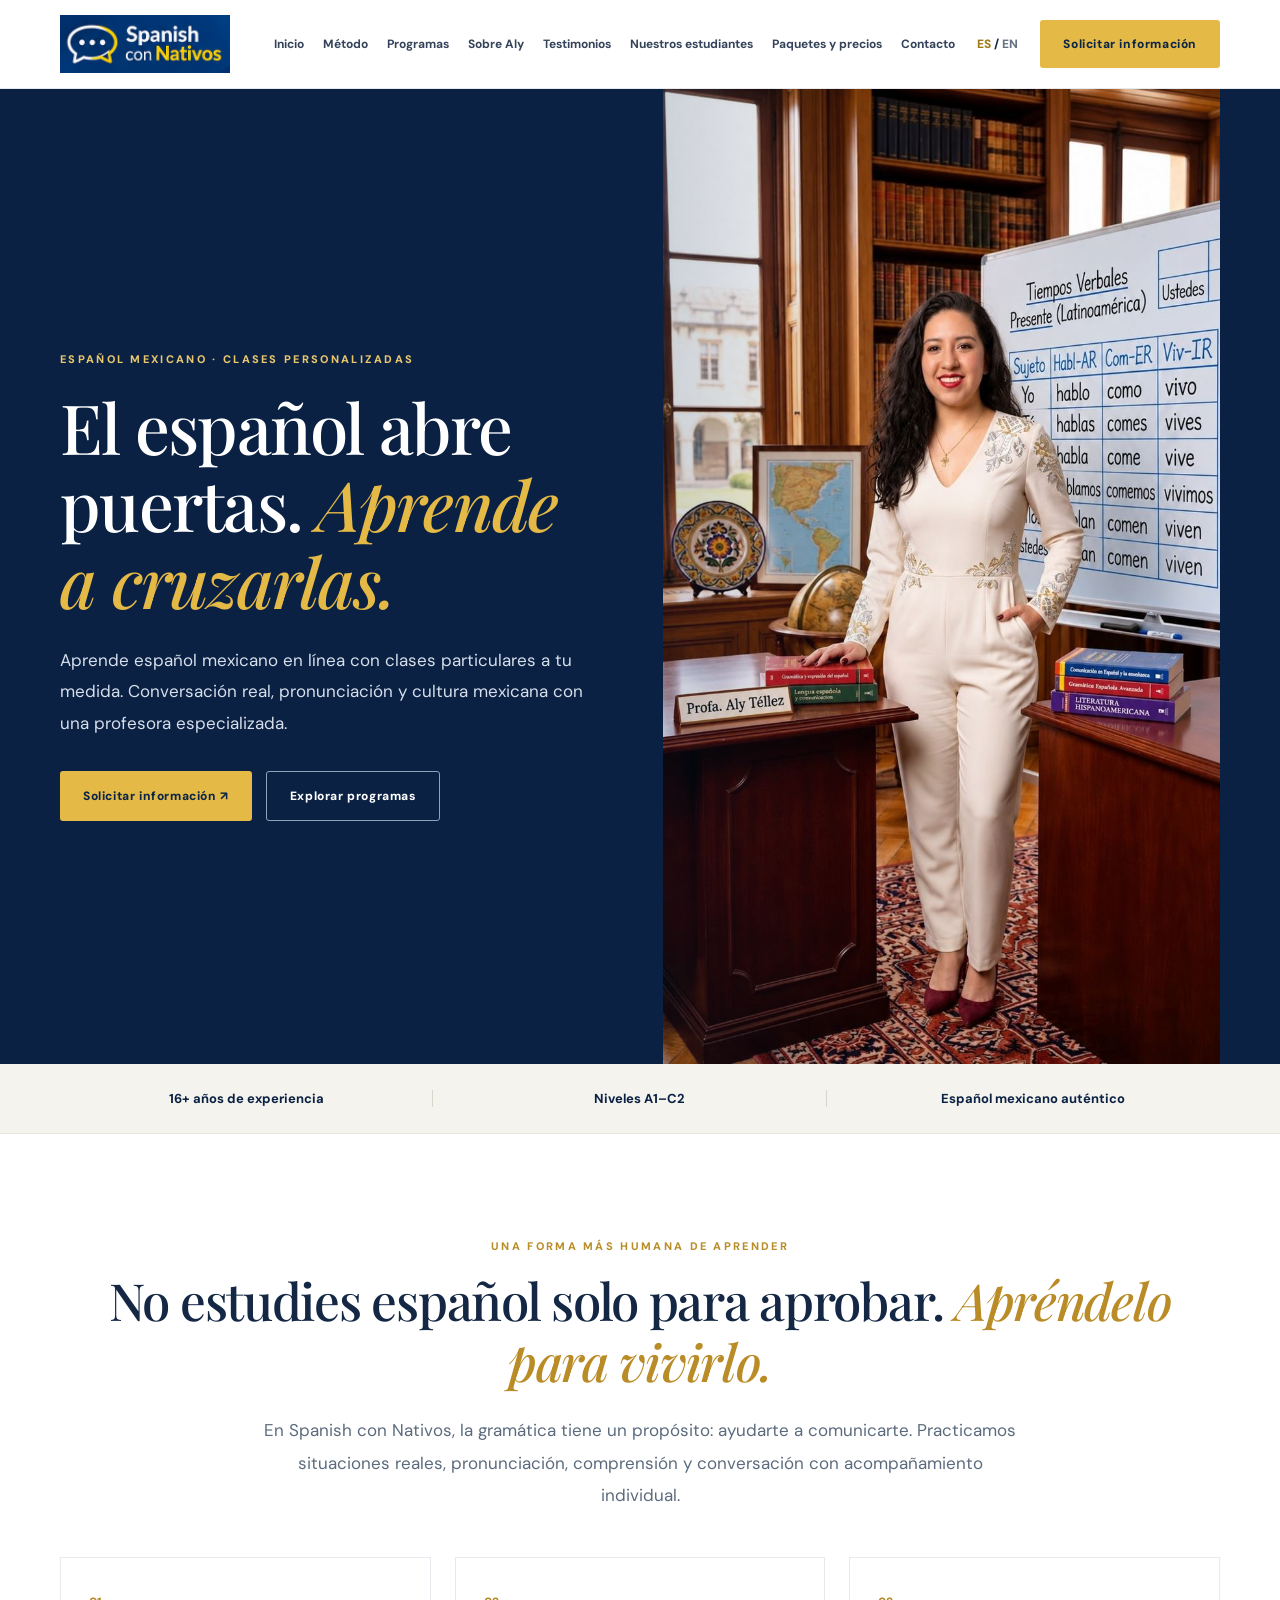
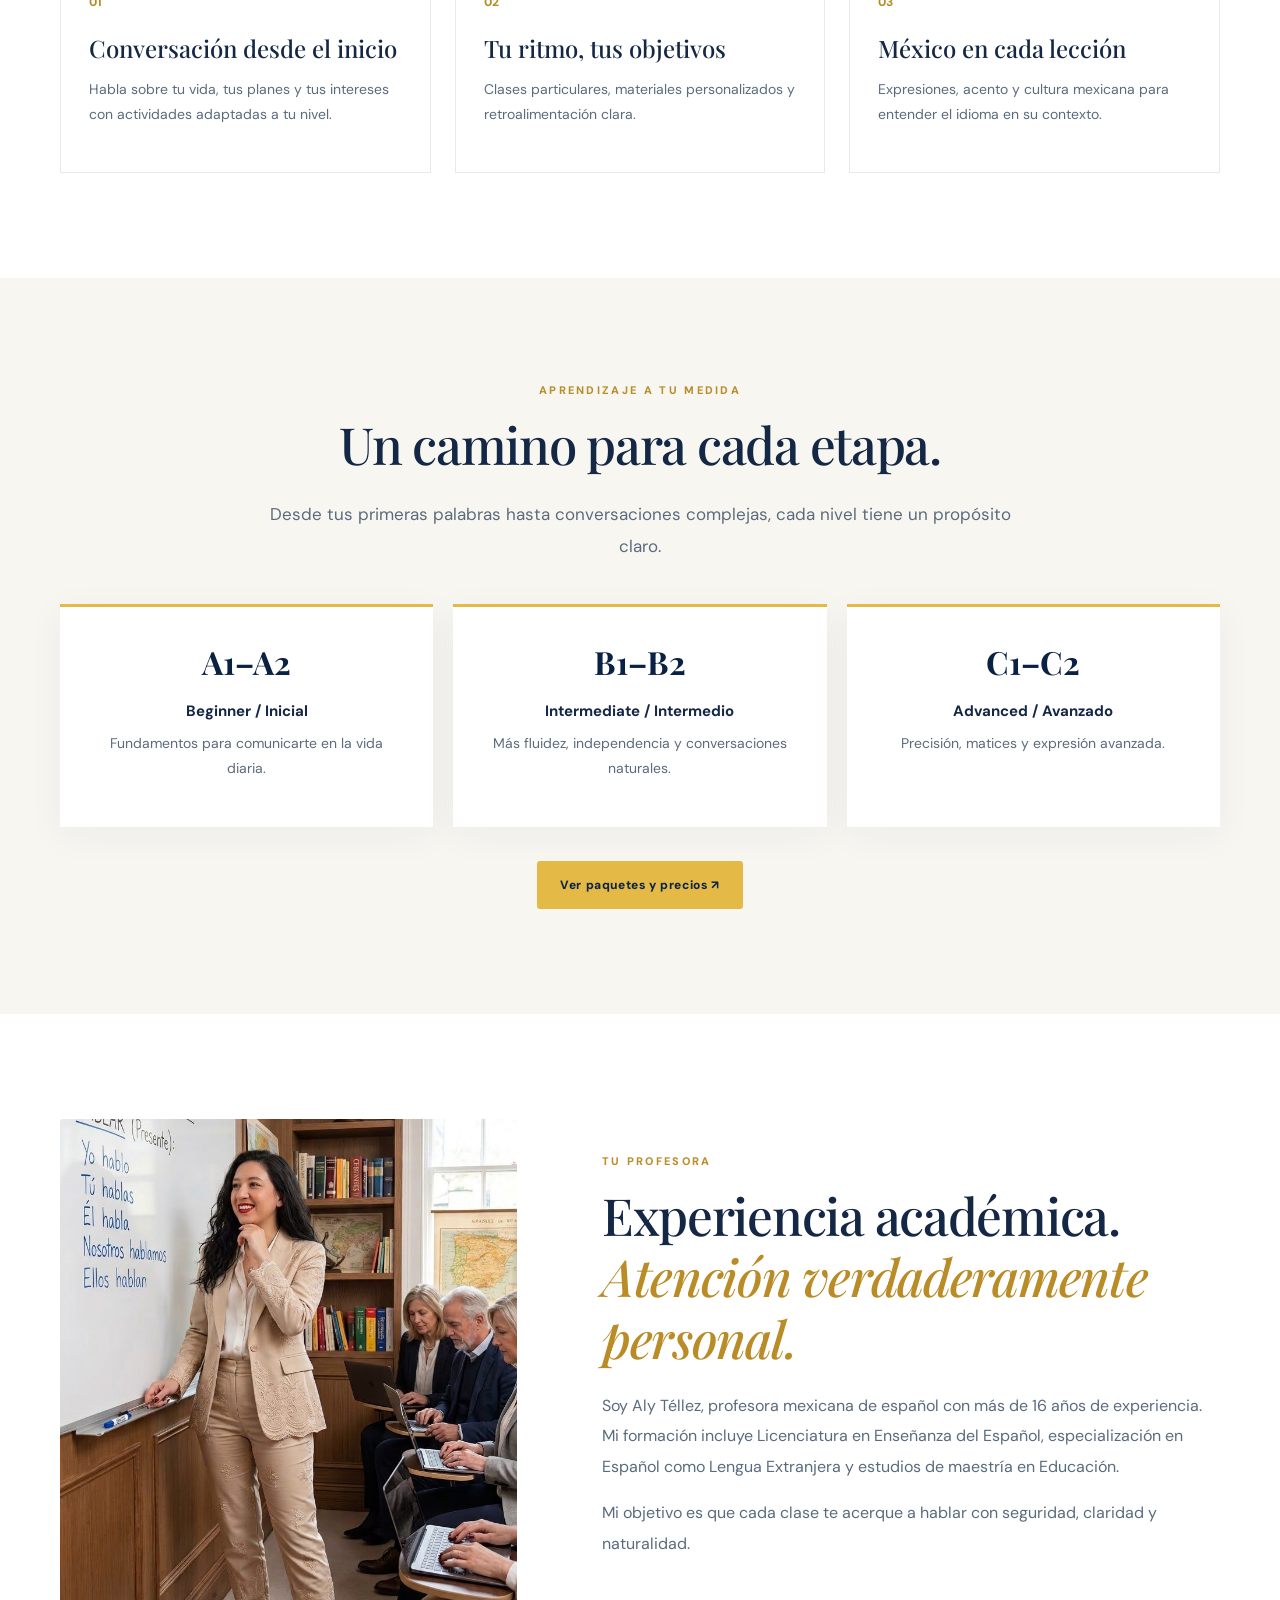
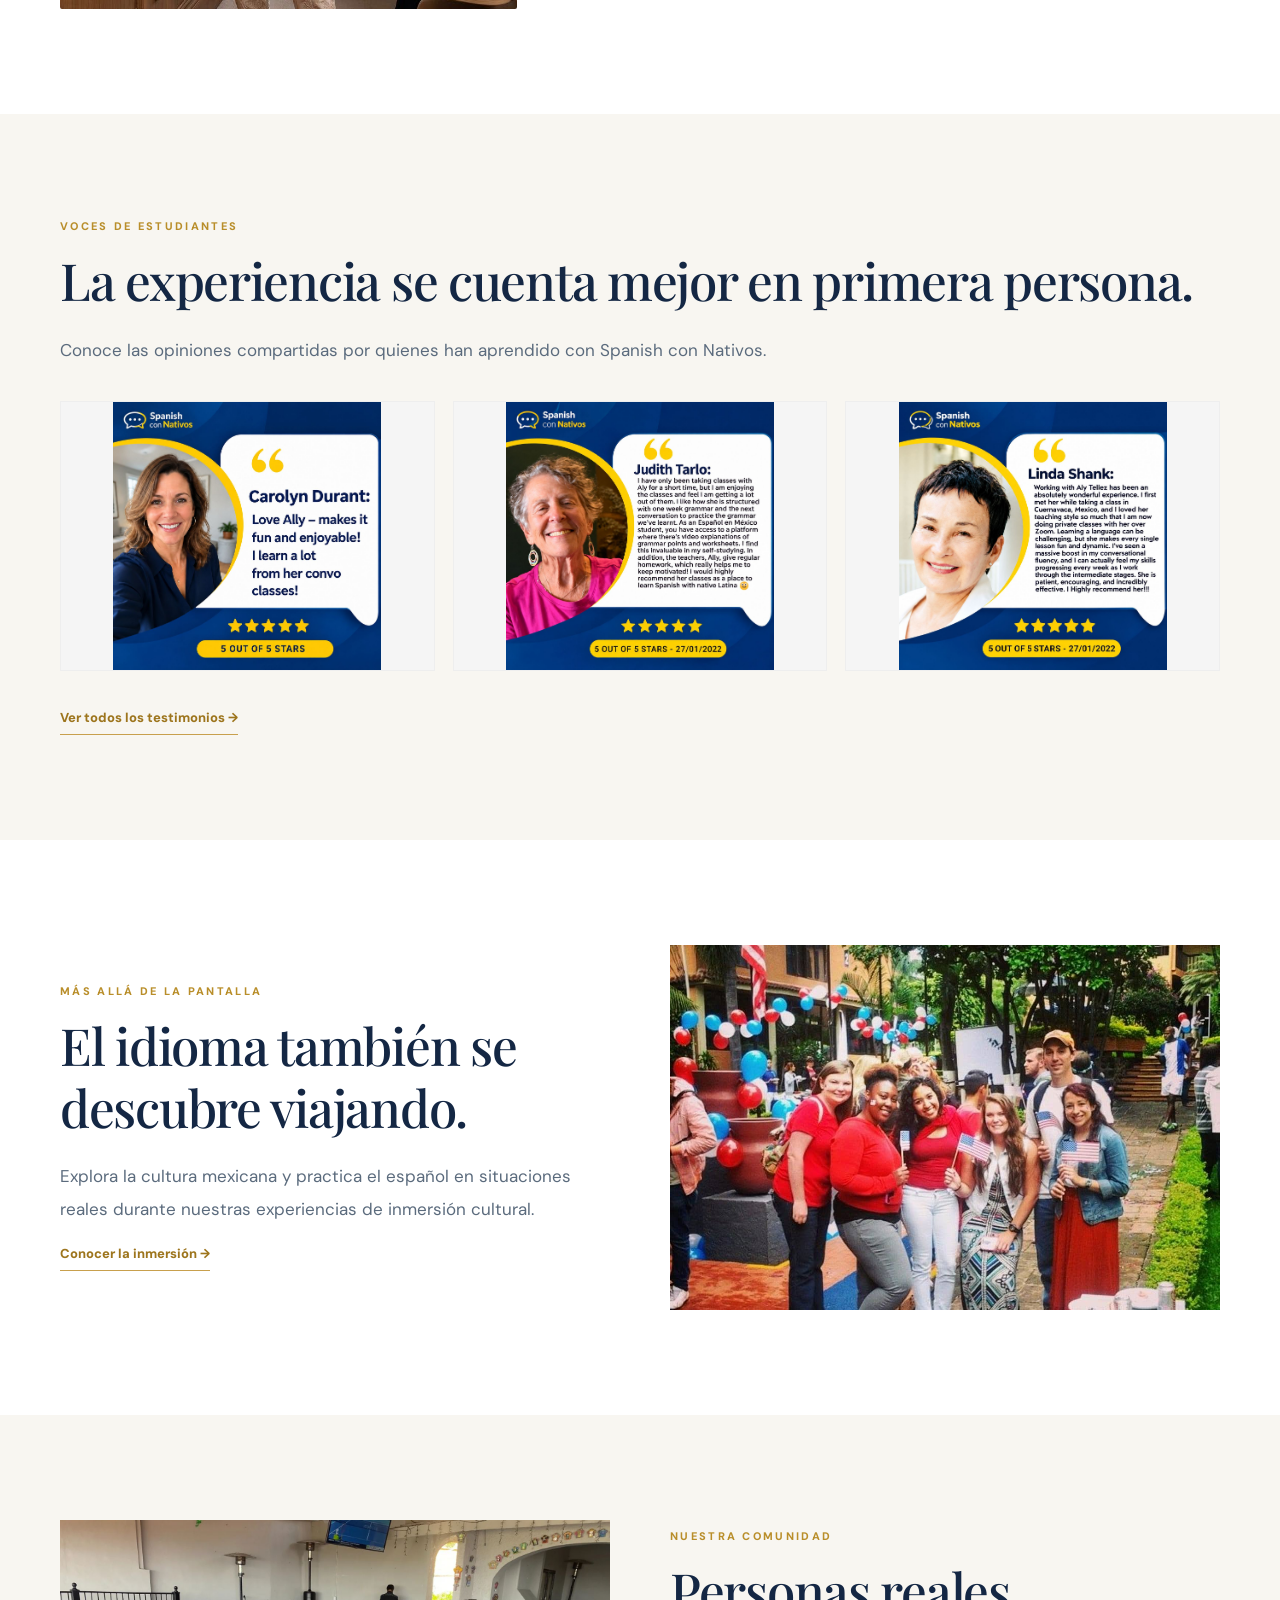
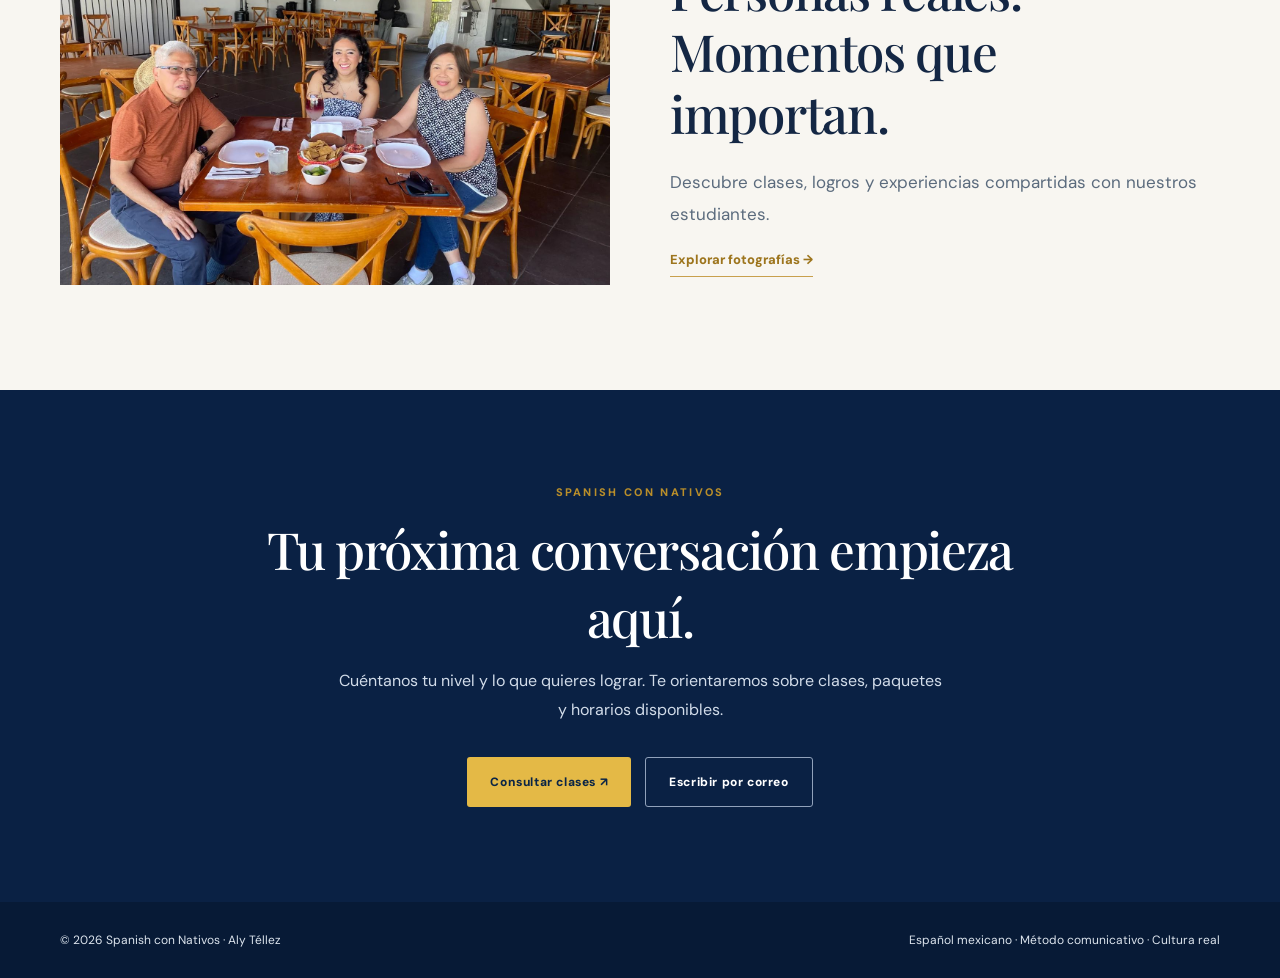
<file: index.html>
<!doctype html><html lang="es"><head><meta charset="utf-8"><meta name="viewport" content="width=device-width, initial-scale=1"><meta name="description" content="Aprende español mexicano en línea con clases particulares personalizadas, conversación real y cultura mexicana. Niveles A1–C2 con Spanish con Nativos."><title>Clases de español mexicano en línea | Spanish con Nativos</title>
<link rel="alternate" hreflang="es" href="https://spanishconnativos.github.io/">
<link rel="alternate" hreflang="en" href="https://spanishconnativos.github.io/index-en.html">
<link rel="canonical" href="https://spanishconnativos.github.io/"><meta property="og:type" content="website"><meta property="og:locale" content="es_MX"><meta property="og:title" content="Clases de español mexicano en línea | Spanish con Nativos"><meta property="og:description" content="Clases particulares de español mexicano, conversación real y cultura mexicana. Aprende a tu ritmo con una profesora especializada."><meta property="og:url" content="https://spanishconnativos.github.io/"><link rel="stylesheet" href="premium.css"></head><body><nav class="site-nav"><div class="wrap nav-content"><a class="logo" href="index.html" aria-label="Spanish con Nativos"><img src="assets/logo-spanish-con-nativos.png" alt="Spanish con Nativos"></a><button class="menu-toggle" aria-expanded="false" aria-controls="site-links" onclick="let e=document.getElementById('site-links');let x=e.classList.toggle('open');this.setAttribute('aria-expanded',x)">☰ Menu</button><div class="nav-items" id="site-links"><a href="index.html">Inicio</a><a href="index.html#metodo">Método</a><a href="index.html#programas">Programas</a><a href="index.html#aly">Sobre Aly</a><a href="testimonios.html">Testimonios</a><a href="estudiantes.html">Nuestros estudiantes</a><a href="paquetes.html">Paquetes y precios</a><a href="index.html#contacto">Contacto</a></div><div class="lang"><a href="index.html" aria-current="page">ES</a> / <a href="index-en.html" >EN</a></div><a class="nav-cta" href="https://wa.me/527774502398" target="_blank" rel="noopener">Solicitar información</a></div></nav><main><header class="hero" id="inicio"><div class="wrap hero-grid"><div class="hero-content"><div class="eyebrow">ESPAÑOL MEXICANO · CLASES PERSONALIZADAS</div><h1>El español abre puertas. <em>Aprende a cruzarlas.</em></h1><p>Aprende español mexicano en línea con clases particulares a tu medida. Conversación real, pronunciación y cultura mexicana con una profesora especializada.</p><div class="hero-actions"><a class="button" href="https://wa.me/527774502398" target="_blank" rel="noopener">Solicitar información ↗</a><a class="button button-outline" href="#programas">Explorar programas</a></div></div><div class="hero-image"><img src="assets/aly-classroom-1.jpg" alt="Aly Téllez, profesora mexicana de español en línea" fetchpriority="high"></div></div></header><div class="proof"><div class="wrap proof-grid"><div>16+ años de experiencia</div><div>Niveles A1–C2</div><div>Español mexicano auténtico</div></div></div><section class="section" id="metodo"><div class="wrap"><div class="center"><div class="eyebrow">UNA FORMA MÁS HUMANA DE APRENDER</div><h2>No estudies español solo para aprobar. <em>Apréndelo para vivirlo.</em></h2><p class="section-lead">En Spanish con Nativos, la gramática tiene un propósito: ayudarte a comunicarte. Practicamos situaciones reales, pronunciación, comprensión y conversación con acompañamiento individual.</p></div><div class="features"><article class="feature"><span class="feature-num">01</span><h3>Conversación desde el inicio</h3><p>Habla sobre tu vida, tus planes y tus intereses con actividades adaptadas a tu nivel.</p></article><article class="feature"><span class="feature-num">02</span><h3>Tu ritmo, tus objetivos</h3><p>Clases particulares, materiales personalizados y retroalimentación clara.</p></article><article class="feature"><span class="feature-num">03</span><h3>México en cada lección</h3><p>Expresiones, acento y cultura mexicana para entender el idioma en su contexto.</p></article></div></div></section><section class="section cream" id="programas"><div class="wrap center"><div class="eyebrow">APRENDIZAJE A TU MEDIDA</div><h2>Un camino para cada etapa.</h2><p class="section-lead">Desde tus primeras palabras hasta conversaciones complejas, cada nivel tiene un propósito claro.</p><div class="levels"><article class="level"><strong>A1–A2</strong><h3>Beginner / Inicial</h3><p>Fundamentos para comunicarte en la vida diaria.</p></article><article class="level"><strong>B1–B2</strong><h3>Intermediate / Intermedio</h3><p>Más fluidez, independencia y conversaciones naturales.</p></article><article class="level"><strong>C1–C2</strong><h3>Advanced / Avanzado</h3><p>Precisión, matices y expresión avanzada.</p></article></div><a class="button" href="paquetes.html">Ver paquetes y precios ↗</a></div></section><section class="section" id="aly"><div class="wrap teacher"><img src="assets/aly-academic-expertise.jpeg" alt="Aly Téllez, profesora de español mexicano con experiencia académica" loading="lazy"><div><div class="eyebrow">TU PROFESORA</div><h2>Experiencia académica. <em>Atención verdaderamente personal.</em></h2><p class="section-lead">Soy Aly Téllez, profesora mexicana de español con más de 16 años de experiencia. Mi formación incluye Licenciatura en Enseñanza del Español, especialización en Español como Lengua Extranjera y estudios de maestría en Educación.</p><p class="section-lead">Mi objetivo es que cada clase te acerque a hablar con seguridad, claridad y naturalidad.</p></div></div></section><section class="section cream"><div class="wrap"><div class="eyebrow">VOCES DE ESTUDIANTES</div><h2>La experiencia se cuenta mejor en primera persona.</h2><p class="section-lead">Conoce las opiniones compartidas por quienes han aprendido con Spanish con Nativos.</p><div class="test-preview"><img src="assets/testimonio-01.jpg" alt="Student testimonial" loading="lazy"><img src="assets/testimonio-04.jpg" alt="Student testimonial" loading="lazy"><img src="assets/testimonio-10.jpg" alt="Student testimonial" loading="lazy"></div><a class="link-arrow" href="testimonios.html">Ver todos los testimonios →</a></div></section><section class="section"><div class="wrap showcase"><div><div class="eyebrow">MÁS ALLÁ DE LA PANTALLA</div><h2>El idioma también se descubre viajando.</h2><p class="section-lead">Explora la cultura mexicana y practica el español en situaciones reales durante nuestras experiencias de inmersión cultural.</p><a class="link-arrow" href="inmersion.html">Conocer la inmersión →</a></div><img src="assets/immersion-usa-group.jpg" alt="Experiencia de inmersión cultural y práctica de español en México" loading="lazy"></div></section><section class="section cream"><div class="wrap showcase"><img src="assets/experiencia-20.jpg" alt="Estudiantes de Spanish con Nativos en una experiencia de aprendizaje" loading="lazy"><div><div class="eyebrow">NUESTRA COMUNIDAD</div><h2>Personas reales. Momentos que importan.</h2><p class="section-lead">Descubre clases, logros y experiencias compartidas con nuestros estudiantes.</p><a class="link-arrow" href="estudiantes.html">Explorar fotografías →</a></div></div></section><section class="cta-section" id="contacto"><div class="wrap"><div class="eyebrow">SPANISH CON NATIVOS</div><h2>Tu próxima conversación empieza aquí.</h2><p>Cuéntanos tu nivel y lo que quieres lograr. Te orientaremos sobre clases, paquetes y horarios disponibles.</p><div class="hero-actions" style="justify-content:center"><a class="button" href="https://wa.me/527774502398" target="_blank" rel="noopener">Consultar clases ↗</a><a class="button button-outline" href="mailto:alejandrajuarez064@gmail.com">Escribir por correo</a></div></div></section></main><footer class="footer"><div class="wrap footer-inner"><span>© 2026 Spanish con Nativos · Aly Téllez</span><span>Español mexicano · Método comunicativo · Cultura real</span></div></footer><script>(function(){if(new URLSearchParams(window.location.search).get('solicitud')==='enviada'){const msg=document.createElement('div');msg.setAttribute('role','status');msg.style.cssText='position:relative;background:#fff5c2;color:#092c61;text-align:center;padding:16px 24px;font:600 16px system-ui,sans-serif;';msg.textContent='¡Gracias por tu solicitud! / Thank you for your inquiry! We will contact you personally by email. / Te contactaremos personalmente por correo.';const main=document.querySelector('main');if(main)main.prepend(msg);history.replaceState(null,'',window.location.pathname);}})();</script></body></html>
</file>
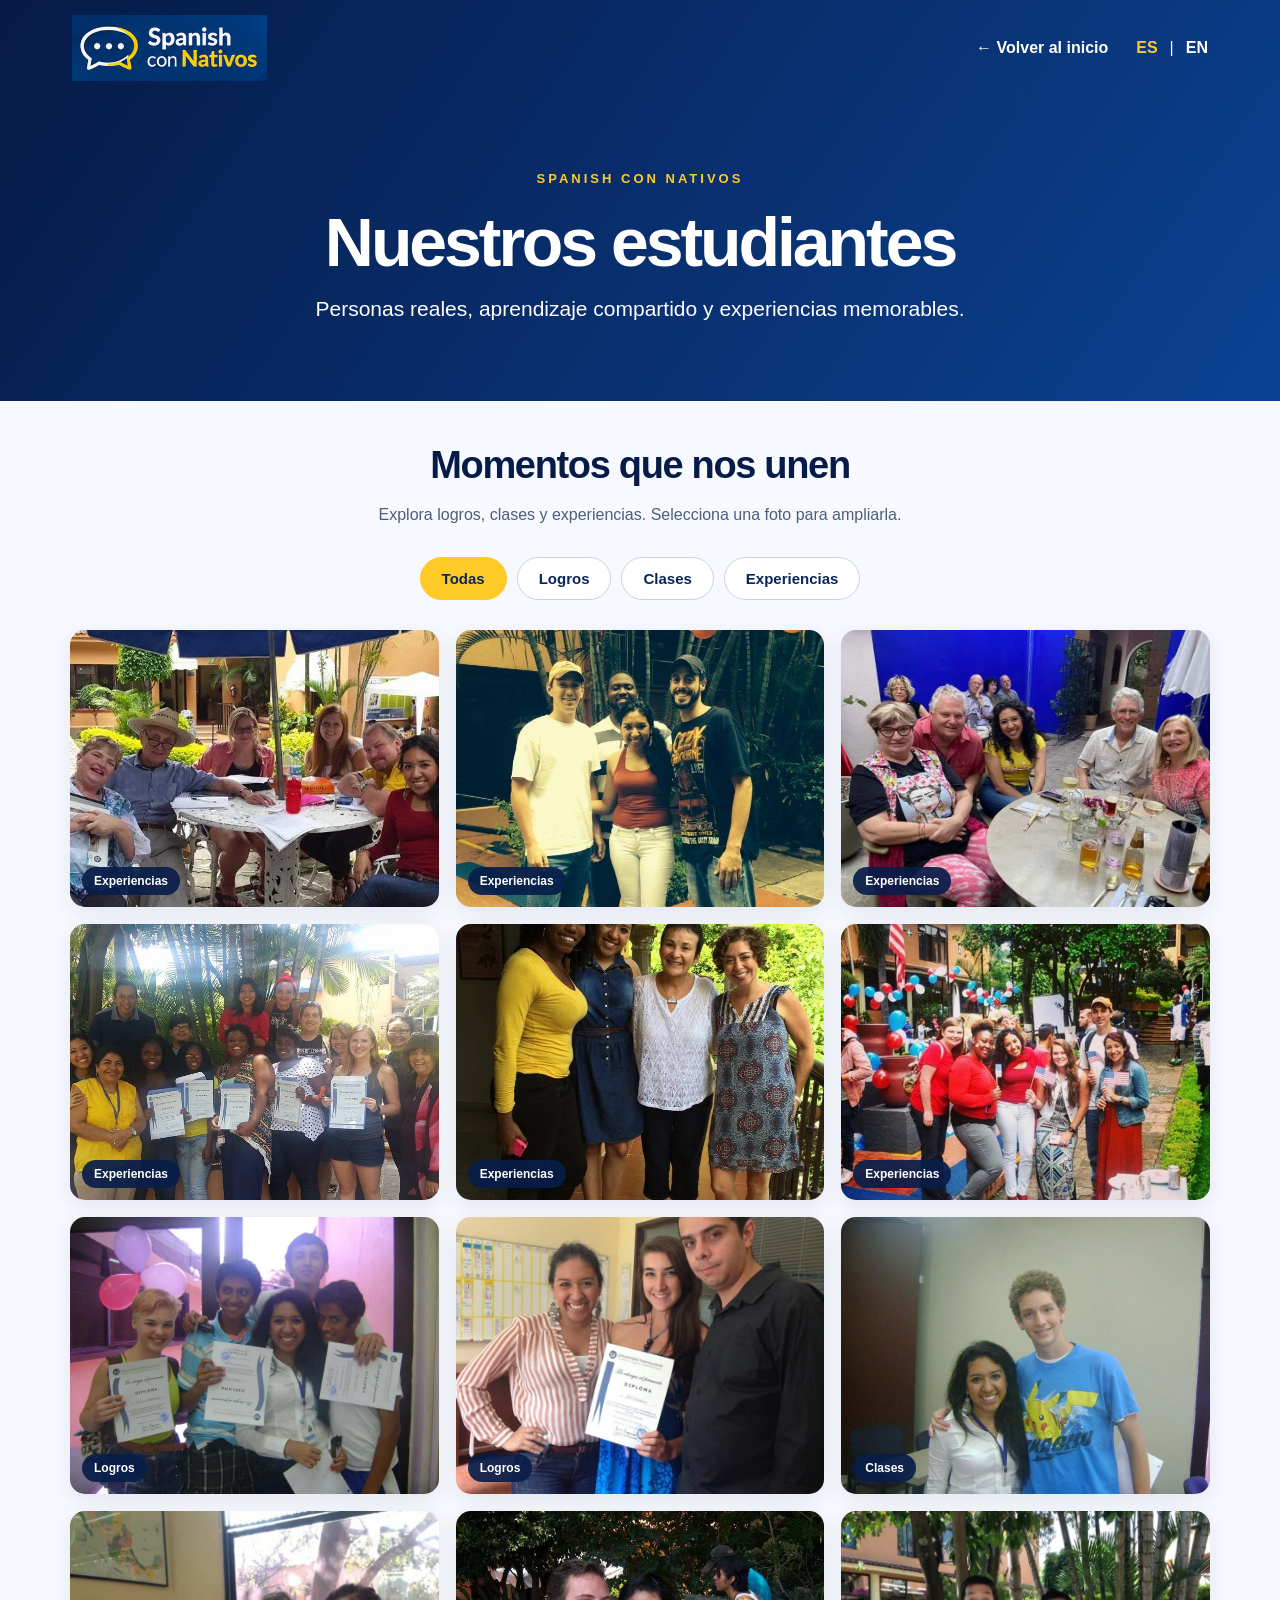
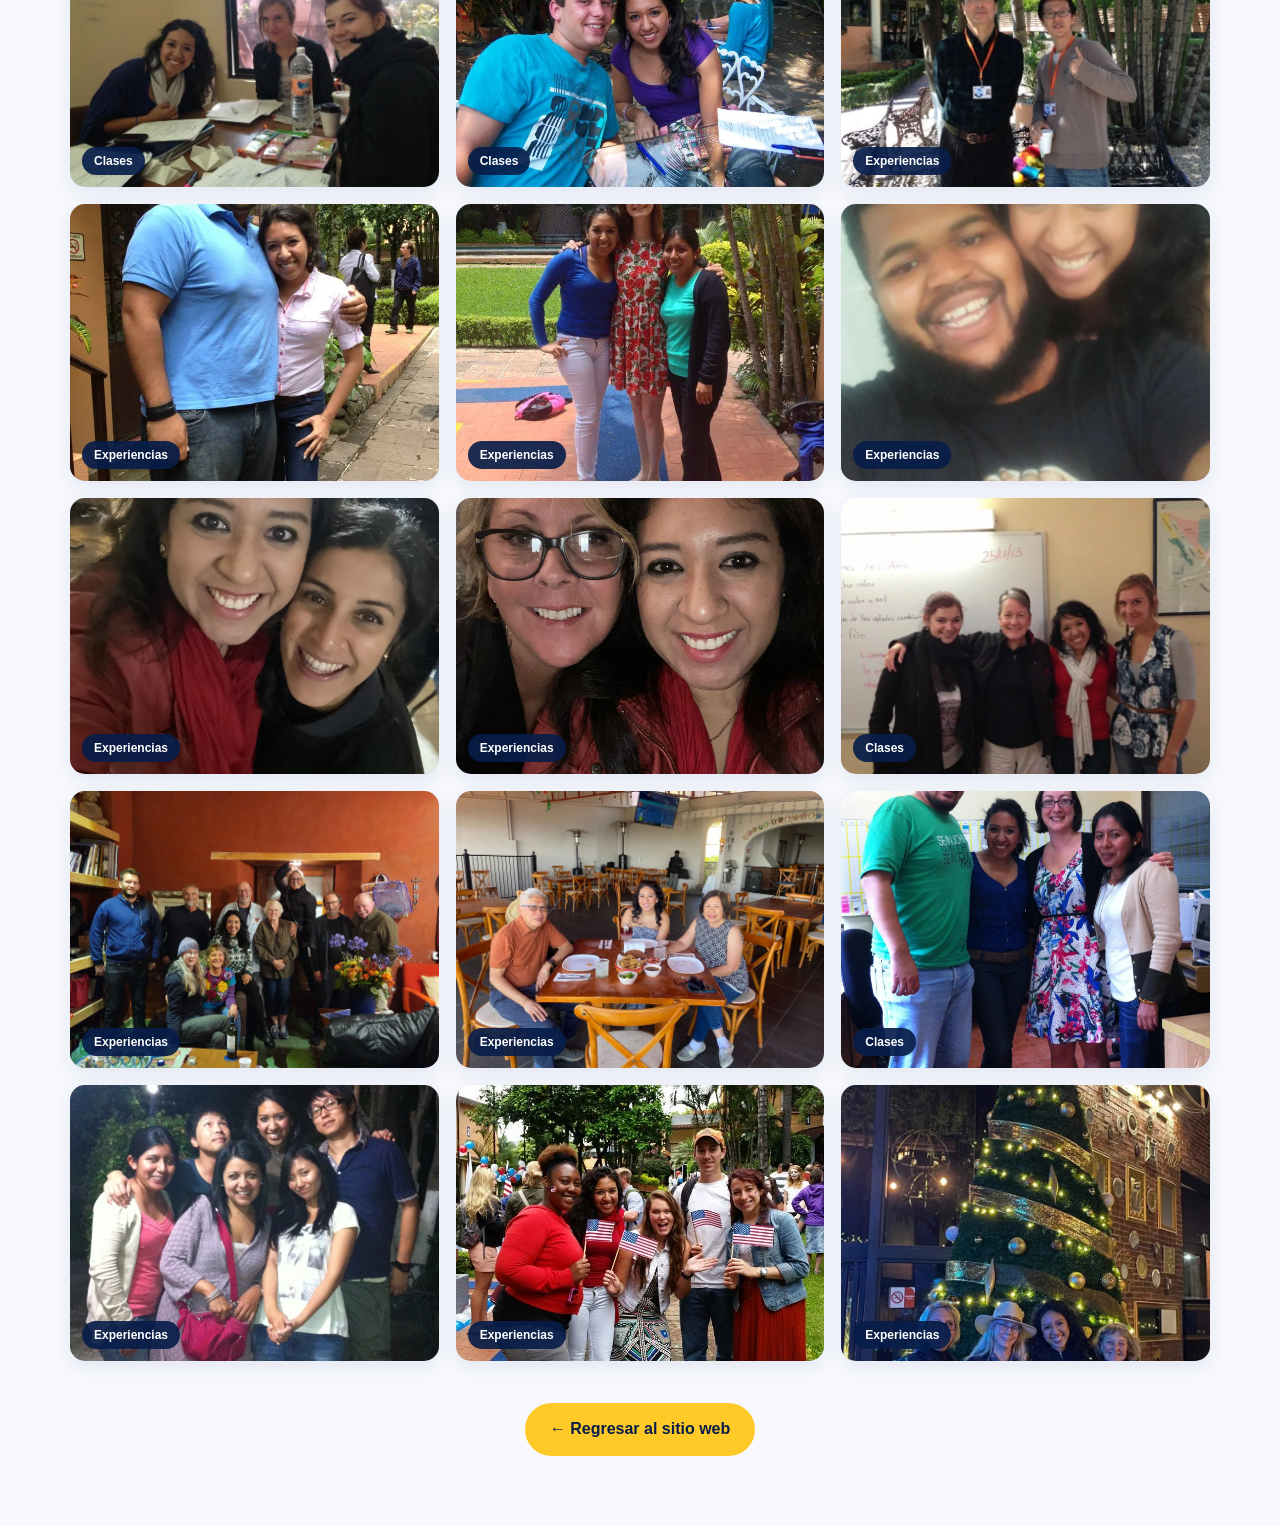
<file: estudiantes.html>
<!DOCTYPE html>
<html lang="es"><head><meta charset="utf-8"/><meta content="width=device-width,initial-scale=1" name="viewport"/><meta content="Fotografías reales de estudiantes y experiencias de Spanish con Nativos." name="description"/><title>Nuestros estudiantes | Spanish con Nativos</title><link href="styles.css" rel="stylesheet"/><link href="gallery.css" rel="stylesheet"/></head><body><header class="gallery-header"><div class="gallery-nav"><a aria-label="Inicio" href="index-es.html"><img alt="Spanish con Nativos" src="assets/logo-spanish-con-nativos.png"/></a><div><a class="back" href="index-es.html">← Volver al inicio</a><a aria-current="page" href="estudiantes.html" lang="es">ES</a><span> | </span><a href="students-en.html" lang="en">EN</a></div></div><div class="gallery-hero"><span>SPANISH CON NATIVOS</span><h1>Nuestros estudiantes</h1><p>Personas reales, aprendizaje compartido y experiencias memorables.</p></div></header><main id="gallery-main"><div class="gallery-intro"><h2>Momentos que nos unen</h2><p>Explora logros, clases y experiencias. Selecciona una foto para ampliarla.</p></div><div aria-label="Categorías de fotografías" class="filters" role="group"><button aria-pressed="true" class="filter active" data-filter="all" type="button">Todas</button><button aria-pressed="false" class="filter" data-filter="logros" type="button">Logros</button><button aria-pressed="false" class="filter" data-filter="clases" type="button">Clases</button><button aria-pressed="false" class="filter" data-filter="experiencias" type="button">Experiencias</button></div><div class="photo-grid"><button aria-label="Ampliar fotografía 1" class="photo" data-category="experiencias" data-src="assets/experiencia-1.webp" type="button"><img alt="Fotografía de experiencia con estudiantes 1" loading="lazy" src="assets/experiencia-1.webp"/><span>Experiencias</span></button><button aria-label="Ampliar fotografía 2" class="photo" data-category="experiencias" data-src="assets/experiencia-2.webp" type="button"><img alt="Fotografía de experiencia con estudiantes 2" loading="lazy" src="assets/experiencia-2.webp"/><span>Experiencias</span></button><button aria-label="Ampliar fotografía 3" class="photo" data-category="experiencias" data-src="assets/experiencia-3.webp" type="button"><img alt="Fotografía de experiencia con estudiantes 3" loading="lazy" src="assets/experiencia-3.webp"/><span>Experiencias</span></button><button aria-label="Ampliar fotografía 4" class="photo" data-category="experiencias" data-src="assets/experiencia-4.webp" type="button"><img alt="Fotografía de experiencia con estudiantes 4" loading="lazy" src="assets/experiencia-4.webp"/><span>Experiencias</span></button><button aria-label="Ampliar fotografía 5" class="photo" data-category="experiencias" data-src="assets/experiencia-5.webp" type="button"><img alt="Fotografía de experiencia con estudiantes 5" loading="lazy" src="assets/experiencia-5.webp"/><span>Experiencias</span></button><button aria-label="Ampliar fotografía 6" class="photo" data-category="experiencias" data-src="assets/experiencia-6.webp" type="button"><img alt="Fotografía de experiencia con estudiantes 6" loading="lazy" src="assets/experiencia-6.webp"/><span>Experiencias</span></button><button aria-label="Ampliar fotografía 7" class="photo" data-category="logros" data-src="assets/experiencia-7.webp" type="button"><img alt="Fotografía de experiencia con estudiantes 7" loading="lazy" src="assets/experiencia-7.webp"/><span>Logros</span></button><button aria-label="Ampliar fotografía 8" class="photo" data-category="logros" data-src="assets/experiencia-8.webp" type="button"><img alt="Fotografía de experiencia con estudiantes 8" loading="lazy" src="assets/experiencia-8.webp"/><span>Logros</span></button><button aria-label="Ampliar fotografía 9" class="photo" data-category="clases" data-src="assets/experiencia-9.webp" type="button"><img alt="Fotografía de experiencia con estudiantes 9" loading="lazy" src="assets/experiencia-9.webp"/><span>Clases</span></button><button aria-label="Ampliar fotografía 10" class="photo" data-category="clases" data-src="assets/experiencia-10.webp" type="button"><img alt="Fotografía de experiencia con estudiantes 10" loading="lazy" src="assets/experiencia-10.webp"/><span>Clases</span></button><button aria-label="Ampliar fotografía 11" class="photo" data-category="clases" data-src="assets/experiencia-11.webp" type="button"><img alt="Fotografía de experiencia con estudiantes 11" loading="lazy" src="assets/experiencia-11.webp"/><span>Clases</span></button><button aria-label="Ampliar fotografía 12" class="photo" data-category="experiencias" data-src="assets/experiencia-12.webp" type="button"><img alt="Fotografía de experiencia con estudiantes 12" loading="lazy" src="assets/experiencia-12.webp"/><span>Experiencias</span></button><button aria-label="Ampliar fotografía 13" class="photo" data-category="experiencias" data-src="assets/experiencia-13.webp" type="button"><img alt="Fotografía de experiencia con estudiantes 13" loading="lazy" src="assets/experiencia-13.webp"/><span>Experiencias</span></button><button aria-label="Ampliar fotografía 14" class="photo" data-category="experiencias" data-src="assets/experiencia-14.webp" type="button"><img alt="Fotografía de experiencia con estudiantes 14" loading="lazy" src="assets/experiencia-14.webp"/><span>Experiencias</span></button><button aria-label="Ampliar fotografía 15" class="photo" data-category="experiencias" data-src="assets/experiencia-15.webp" type="button"><img alt="Fotografía de experiencia con estudiantes 15" loading="lazy" src="assets/experiencia-15.webp"/><span>Experiencias</span></button><button aria-label="Ampliar fotografía 16" class="photo" data-category="experiencias" data-src="assets/experiencia-16.webp" type="button"><img alt="Encuentro con estudiante" loading="lazy" src="assets/experiencia-16.webp"/><span>Experiencias</span></button><button aria-label="Ampliar fotografía 17" class="photo" data-category="experiencias" data-src="assets/experiencia-17.webp" type="button"><img alt="Recuerdo con estudiante" loading="lazy" src="assets/experiencia-17.webp"/><span>Experiencias</span></button><button aria-label="Ampliar fotografía 18" class="photo" data-category="clases" data-src="assets/experiencia-18.webp" type="button"><img alt="Grupo en el salón de español" loading="lazy" src="assets/experiencia-18.webp"/><span>Clases</span></button><button aria-label="Ampliar fotografía 19" class="photo" data-category="experiencias" data-src="assets/experiencia-19.webp" type="button"><img alt="Convivencia cultural en grupo" loading="lazy" src="assets/experiencia-19.webp"/><span>Experiencias</span></button><button aria-label="Ampliar fotografía 20" class="photo" data-category="experiencias" data-src="assets/experiencia-20.jpg" type="button"><img alt="Experiencia gastronómica compartida" loading="lazy" src="assets/experiencia-20.jpg"/><span>Experiencias</span></button><button aria-label="Ampliar fotografía 21" class="photo" data-category="clases" data-src="assets/experiencia-21.webp" type="button"><img alt="Compañeros y aprendizaje" loading="lazy" src="assets/experiencia-21.webp"/><span>Clases</span></button><button aria-label="Ampliar fotografía 22" class="photo" data-category="experiencias" data-src="assets/experiencia-22.webp" type="button"><img alt="Convivencia entre compañeros" loading="lazy" src="assets/experiencia-22.webp"/><span>Experiencias</span></button><button aria-label="Ampliar fotografía 23" class="photo" data-category="experiencias" data-src="assets/experiencia-23.webp" type="button"><img alt="Celebración cultural con estudiantes" loading="lazy" src="assets/experiencia-23.webp"/><span>Experiencias</span></button><button aria-label="Ampliar fotografía 24" class="photo" data-category="experiencias" data-src="assets/experiencia-24.webp" type="button"><img alt="Recuerdo de una celebración" loading="lazy" src="assets/experiencia-24.webp"/><span>Experiencias</span></button></div><div class="gallery-footer"><a href="index-es.html">← Regresar al sitio web</a></div></main><div aria-label="Fotografía ampliada" aria-modal="true" class="lightbox" hidden="" id="lightbox" role="dialog"><button aria-label="Cerrar" class="close" type="button">×</button><button aria-label="Foto anterior" class="previous" type="button">‹</button><img alt="" id="lightbox-image"/><button aria-label="Foto siguiente" class="next" type="button">›</button><span aria-live="polite" class="counter"></span></div><script defer="" src="gallery.js"></script></body></html>
</file>
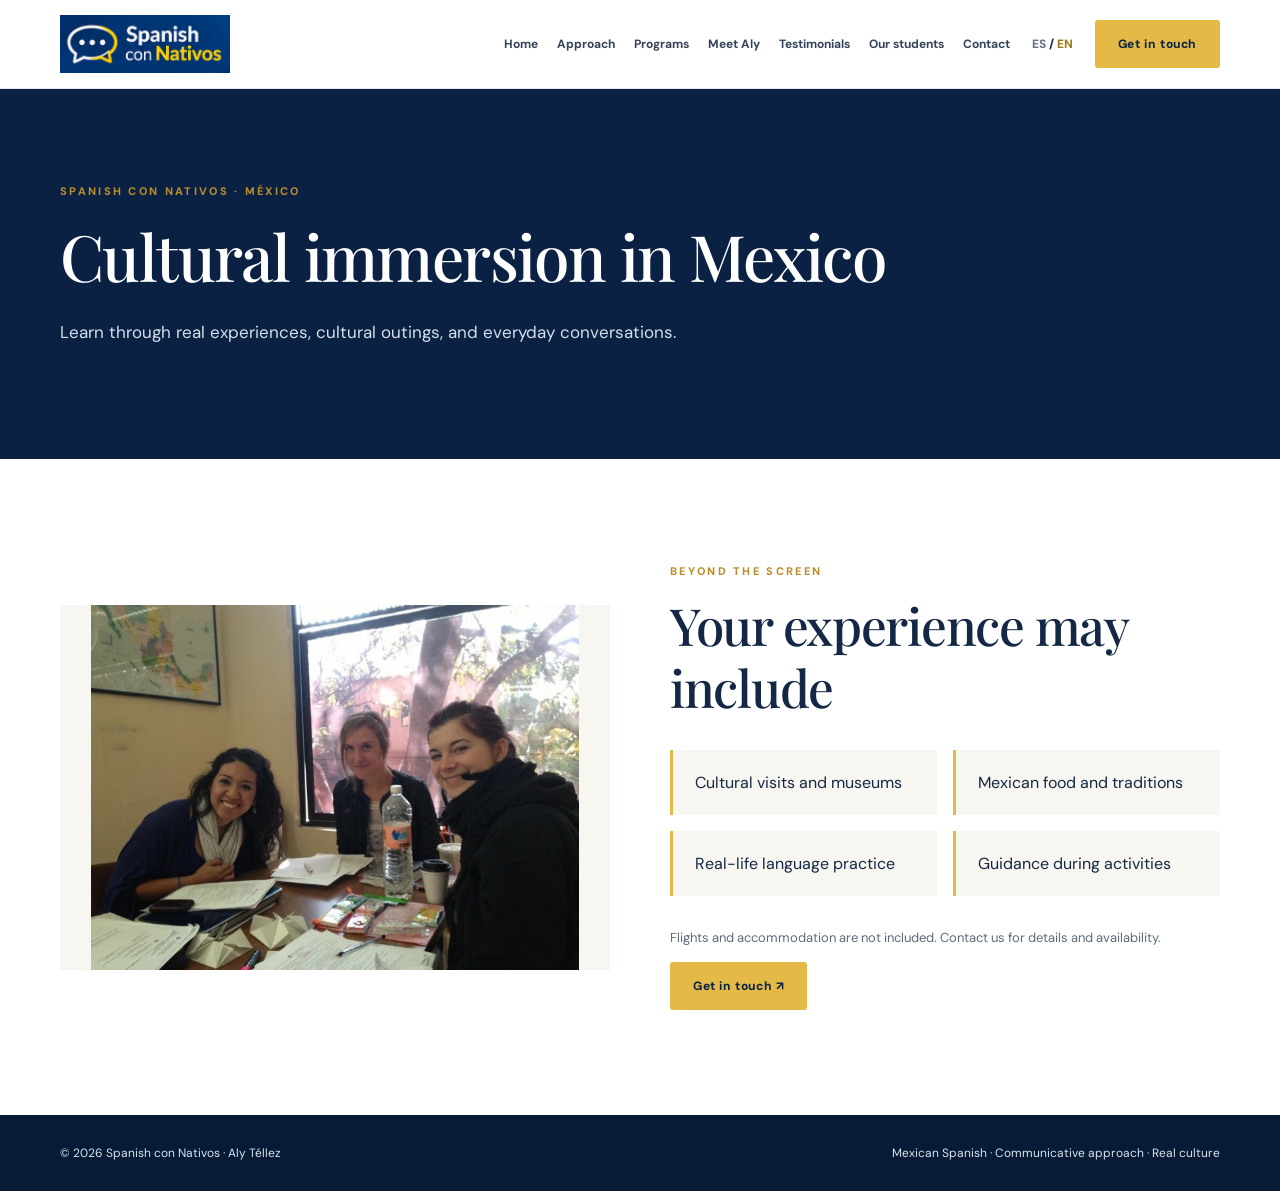
<file: immersion-en.html>
<!doctype html><html lang="en"><head><meta charset="utf-8"><meta name="viewport" content="width=device-width, initial-scale=1"><meta name="description" content="Spanish con Nativos — personalized Mexican Spanish lessons, communicative teaching and cultural experiences."><title>Cultural immersion in Mexico | Spanish con Nativos</title><link rel="stylesheet" href="premium.css"></head><body><nav class="site-nav"><div class="wrap nav-content"><a class="logo" href="index-en.html" aria-label="Spanish con Nativos"><img src="assets/logo-spanish-con-nativos.png" alt="Spanish con Nativos"></a><button class="menu-toggle" aria-expanded="false" aria-controls="site-links" onclick="let e=document.getElementById('site-links');let x=e.classList.toggle('open');this.setAttribute('aria-expanded',x)">☰ Menu</button><div class="nav-items" id="site-links"><a href="index-en.html">Home</a><a href="index-en.html#metodo">Approach</a><a href="index-en.html#programas">Programs</a><a href="index-en.html#aly">Meet Aly</a><a href="testimonials-en.html">Testimonials</a><a href="students-en.html">Our students</a><a href="index-en.html#contacto">Contact</a></div><div class="lang"><a href="index.html" >ES</a> / <a href="index-en.html" aria-current="page">EN</a></div><a class="nav-cta" href="https://wa.me/527774502398" target="_blank" rel="noopener">Get in touch</a></div></nav><header class="subhero"><div class="wrap"><div class="eyebrow">SPANISH CON NATIVOS · MÉXICO</div><h1>Cultural immersion in Mexico</h1><p>Learn through real experiences, cultural outings, and everyday conversations.</p></div></header><section class="section"><div class="wrap showcase immersion-photo"><img src="assets/clase-estudiantes-mesa.jpg" alt="Mexico immersion experience"><div><div class="eyebrow">BEYOND THE SCREEN</div><h2>Your experience may include</h2><div class="immers-list"><div>Cultural visits and museums</div><div>Mexican food and traditions</div><div>Real-life language practice</div><div>Guidance during activities</div></div><p class="mini">Flights and accommodation are not included. Contact us for details and availability.</p><a class="button" href="https://wa.me/527774502398" target="_blank" rel="noopener">Get in touch ↗</a></div></div></section><footer class="footer"><div class="wrap footer-inner"><span>© 2026 Spanish con Nativos · Aly Téllez</span><span>Mexican Spanish · Communicative approach · Real culture</span></div></footer></body></html>
</file>
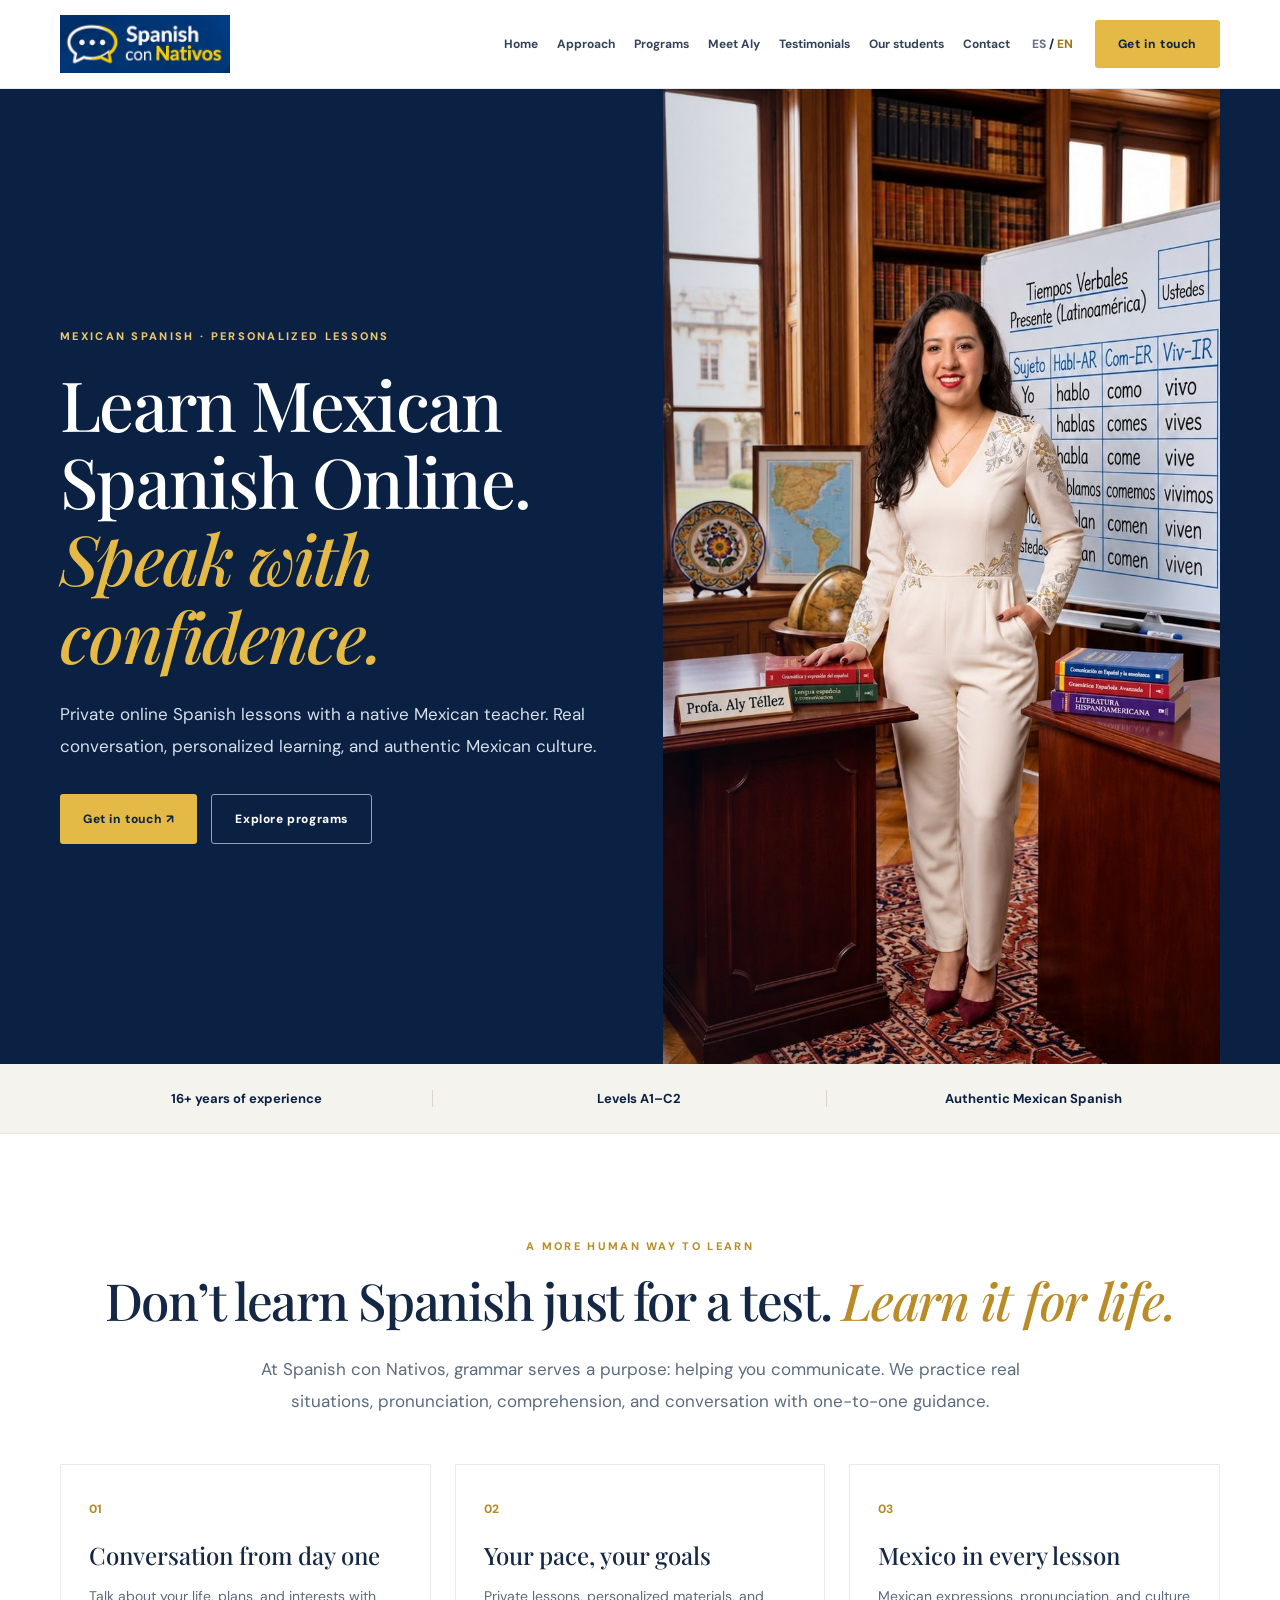
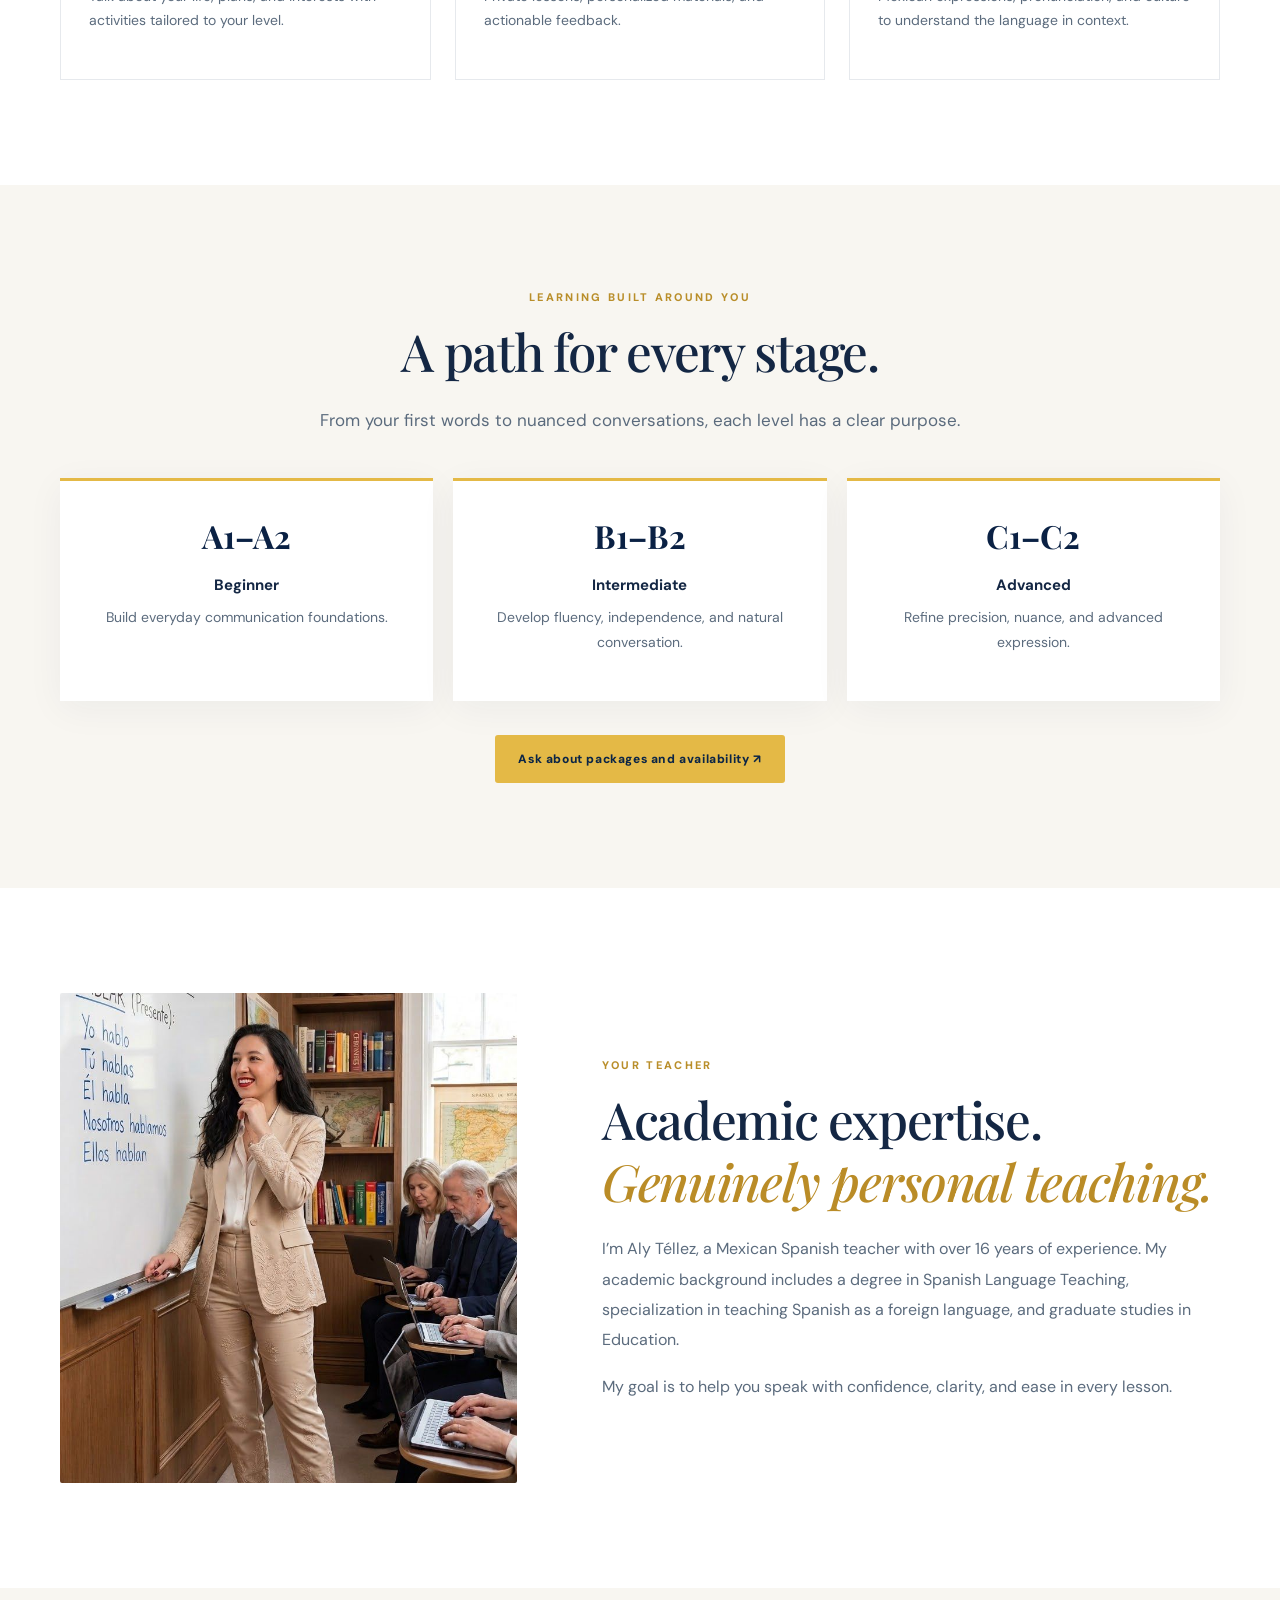
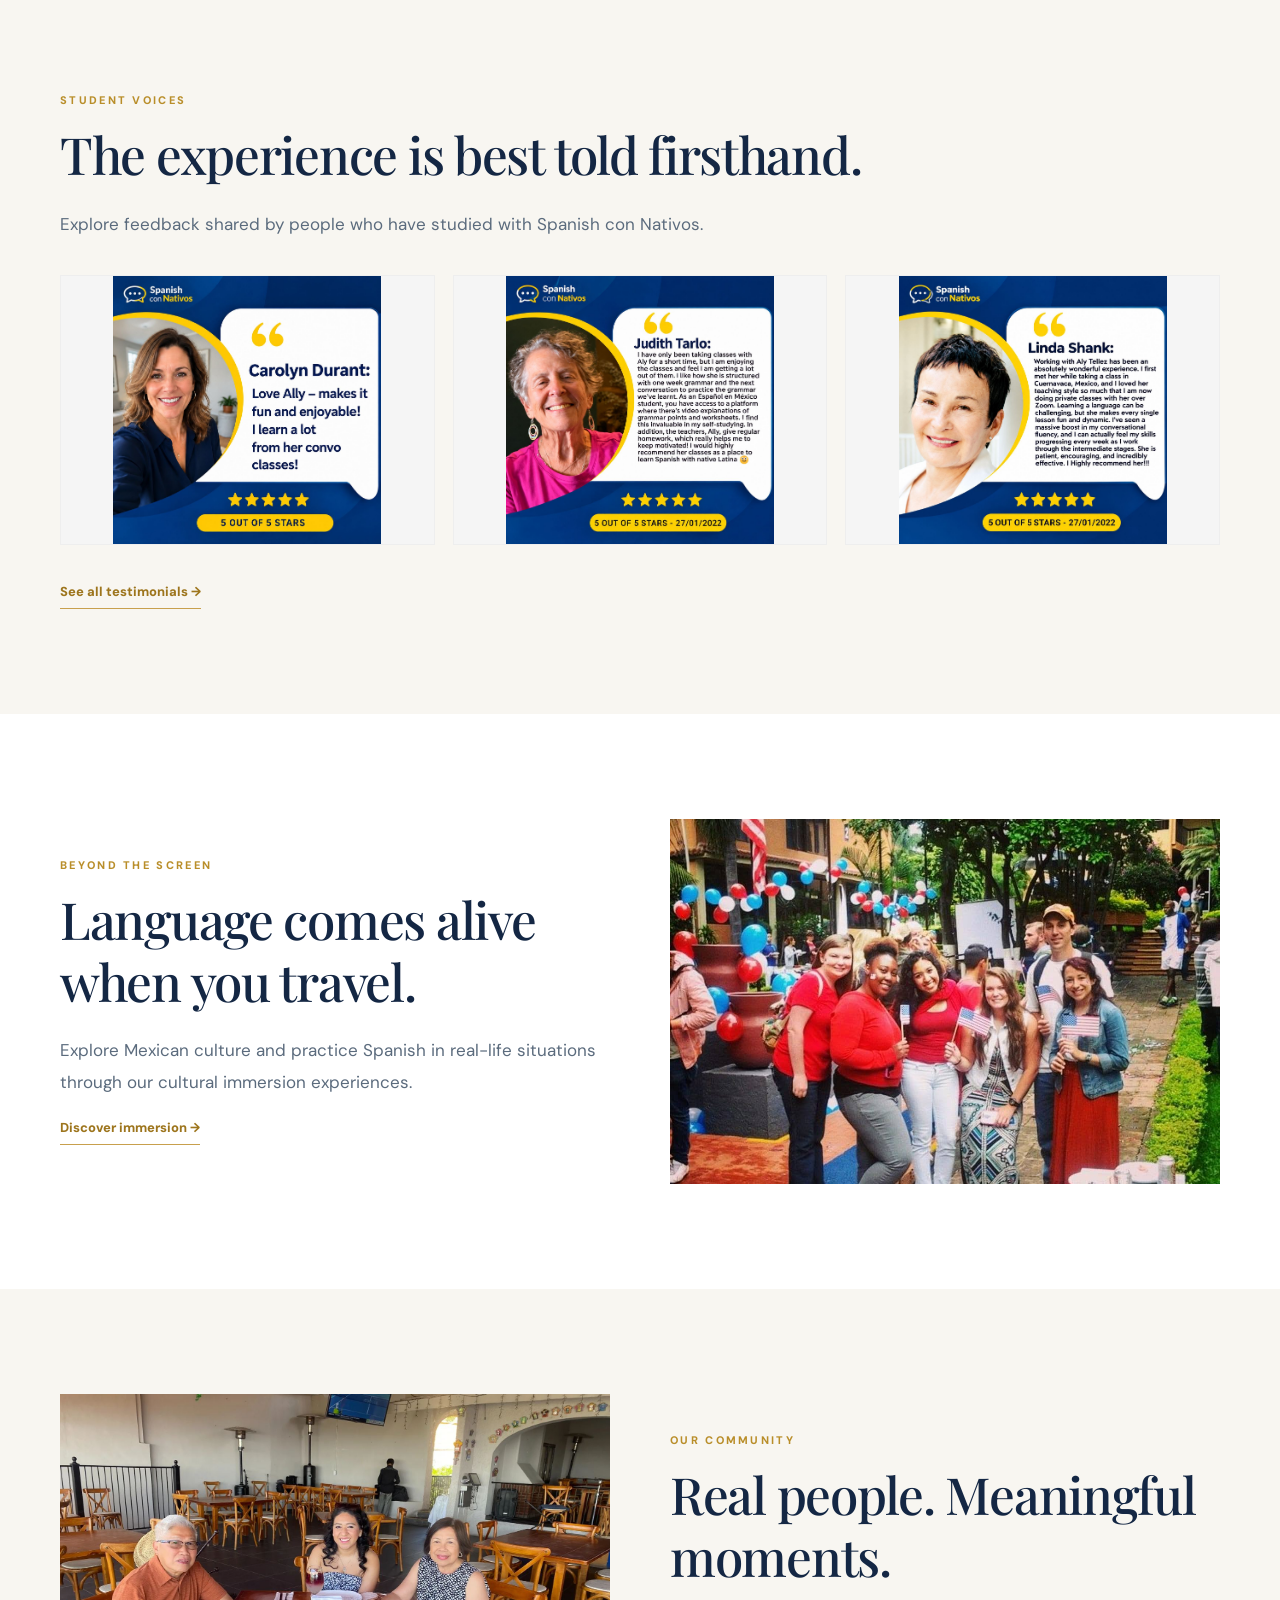
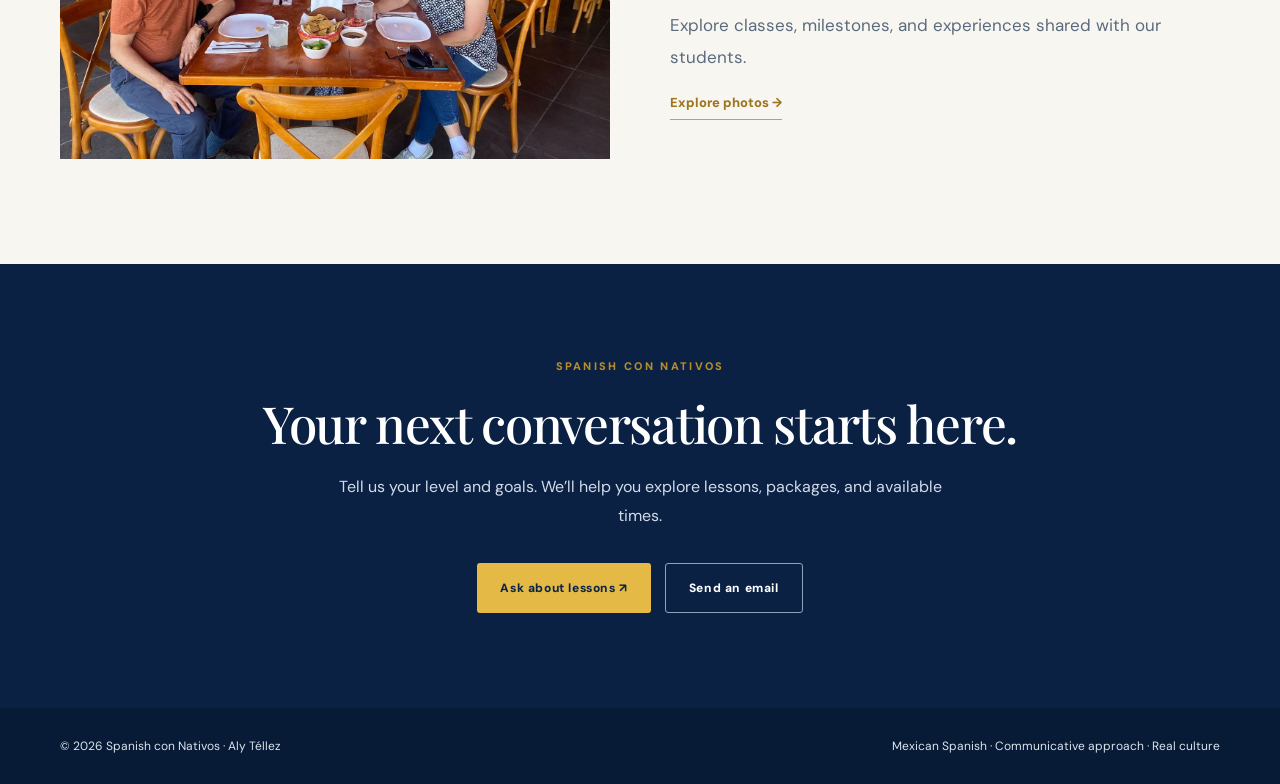
<file: index-en.html>
<!doctype html><html lang="en"><head><meta charset="utf-8"><meta name="viewport" content="width=device-width, initial-scale=1">
<meta name="description" content="Learn Mexican Spanish online with personalized private lessons, real conversation and authentic Mexican culture. Native teacher, levels A1–C2.">
<title>Mexican Spanish Lessons Online | Spanish con Nativos</title>

<link rel="alternate" hreflang="es" href="https://spanishconnativos.github.io/">
<link rel="alternate" hreflang="en" href="https://spanishconnativos.github.io/index-en.html">
<link rel="canonical" href="https://spanishconnativos.github.io/index-en.html">
<meta property="og:type" content="website"><meta property="og:title" content="Mexican Spanish Lessons Online | Spanish con Nativos"><meta property="og:description" content="Private online Mexican Spanish lessons with personalized teaching and authentic conversation."><meta property="og:url" content="https://spanishconnativos.github.io/index-en.html">
  <link rel="stylesheet" href="premium.css"></head><body><nav class="site-nav"><div class="wrap nav-content"><a class="logo" href="index-en.html" aria-label="Spanish con Nativos"><img src="assets/logo-spanish-con-nativos.png" alt="Spanish con Nativos"></a><button class="menu-toggle" aria-expanded="false" aria-controls="site-links" onclick="let e=document.getElementById('site-links');let x=e.classList.toggle('open');this.setAttribute('aria-expanded',x)">☰ Menu</button><div class="nav-items" id="site-links"><a href="index-en.html">Home</a><a href="index-en.html#metodo">Approach</a><a href="index-en.html#programas">Programs</a><a href="index-en.html#aly">Meet Aly</a><a href="testimonials-en.html">Testimonials</a><a href="students-en.html">Our students</a><a href="index-en.html#contacto">Contact</a></div><div class="lang"><a href="index.html" >ES</a> / <a href="index-en.html" aria-current="page">EN</a></div><a class="nav-cta" href="https://wa.me/527774502398" target="_blank" rel="noopener">Get in touch</a></div></nav><main><header class="hero" id="inicio"><div class="wrap hero-grid"><div class="hero-content"><div class="eyebrow">MEXICAN SPANISH · PERSONALIZED LESSONS</div><h1>Learn Mexican Spanish Online. <em>Speak with confidence.</em></h1><p>Private online Spanish lessons with a native Mexican teacher. Real conversation, personalized learning, and authentic Mexican culture.</p><div class="hero-actions"><a class="button" href="https://wa.me/527774502398" target="_blank" rel="noopener">Get in touch ↗</a><a class="button button-outline" href="#programas">Explore programs</a></div></div><div class="hero-image"><img src="assets/aly-classroom-1.jpg" alt="Aly Téllez, Spanish teacher" fetchpriority="high"></div></div></header><div class="proof"><div class="wrap proof-grid"><div>16+ years of experience</div><div>Levels A1–C2</div><div>Authentic Mexican Spanish</div></div></div><section class="section" id="metodo"><div class="wrap"><div class="center"><div class="eyebrow">A MORE HUMAN WAY TO LEARN</div><h2>Don’t learn Spanish just for a test. <em>Learn it for life.</em></h2><p class="section-lead">At Spanish con Nativos, grammar serves a purpose: helping you communicate. We practice real situations, pronunciation, comprehension, and conversation with one-to-one guidance.</p></div><div class="features"><article class="feature"><span class="feature-num">01</span><h3>Conversation from day one</h3><p>Talk about your life, plans, and interests with activities tailored to your level.</p></article><article class="feature"><span class="feature-num">02</span><h3>Your pace, your goals</h3><p>Private lessons, personalized materials, and actionable feedback.</p></article><article class="feature"><span class="feature-num">03</span><h3>Mexico in every lesson</h3><p>Mexican expressions, pronunciation, and culture to understand the language in context.</p></article></div></div></section><section class="section cream" id="programas"><div class="wrap center"><div class="eyebrow">LEARNING BUILT AROUND YOU</div><h2>A path for every stage.</h2><p class="section-lead">From your first words to nuanced conversations, each level has a clear purpose.</p><div class="levels"><article class="level"><strong>A1–A2</strong><h3>Beginner</h3><p>Build everyday communication foundations.</p></article><article class="level"><strong>B1–B2</strong><h3>Intermediate</h3><p>Develop fluency, independence, and natural conversation.</p></article><article class="level"><strong>C1–C2</strong><h3>Advanced</h3><p>Refine precision, nuance, and advanced expression.</p></article></div><a class="button" href="https://wa.me/527774502398" target="_blank" rel="noopener">Ask about packages and availability ↗</a></div></section><section class="section" id="aly"><div class="wrap teacher"><img src="assets/aly-academic-expertise.jpeg" alt="Aly Téllez teaching Spanish" loading="lazy"><div><div class="eyebrow">YOUR TEACHER</div><h2>Academic expertise. <em>Genuinely personal teaching.</em></h2><p class="section-lead">I’m Aly Téllez, a Mexican Spanish teacher with over 16 years of experience. My academic background includes a degree in Spanish Language Teaching, specialization in teaching Spanish as a foreign language, and graduate studies in Education.</p><p class="section-lead">My goal is to help you speak with confidence, clarity, and ease in every lesson.</p></div></div></section><section class="section cream"><div class="wrap"><div class="eyebrow">STUDENT VOICES</div><h2>The experience is best told firsthand.</h2><p class="section-lead">Explore feedback shared by people who have studied with Spanish con Nativos.</p><div class="test-preview"><img src="assets/testimonio-01.jpg" alt="Student testimonial" loading="lazy"><img src="assets/testimonio-04.jpg" alt="Student testimonial" loading="lazy"><img src="assets/testimonio-10.jpg" alt="Student testimonial" loading="lazy"></div><a class="link-arrow" href="testimonials-en.html">See all testimonials →</a></div></section><section class="section"><div class="wrap showcase"><div><div class="eyebrow">BEYOND THE SCREEN</div><h2>Language comes alive when you travel.</h2><p class="section-lead">Explore Mexican culture and practice Spanish in real-life situations through our cultural immersion experiences.</p><a class="link-arrow" href="immersion-en.html">Discover immersion →</a></div><img src="assets/immersion-usa-group.jpg" alt="Cultural immersion experience" loading="lazy"></div></section><section class="section cream"><div class="wrap showcase"><img src="assets/experiencia-20.jpg" alt="Spanish con Nativos students" loading="lazy"><div><div class="eyebrow">OUR COMMUNITY</div><h2>Real people. Meaningful moments.</h2><p class="section-lead">Explore classes, milestones, and experiences shared with our students.</p><a class="link-arrow" href="students-en.html">Explore photos →</a></div></div></section><section class="cta-section" id="contacto"><div class="wrap"><div class="eyebrow">SPANISH CON NATIVOS</div><h2>Your next conversation starts here.</h2><p>Tell us your level and goals. We’ll help you explore lessons, packages, and available times.</p><div class="hero-actions" style="justify-content:center"><a class="button" href="https://wa.me/527774502398" target="_blank" rel="noopener">Ask about lessons ↗</a><a class="button button-outline" href="mailto:alejandrajuarez064@gmail.com">Send an email</a></div></div></section></main><footer class="footer"><div class="wrap footer-inner"><span>© 2026 Spanish con Nativos · Aly Téllez</span><span>Mexican Spanish · Communicative approach · Real culture</span></div></footer></body></html>
</file>
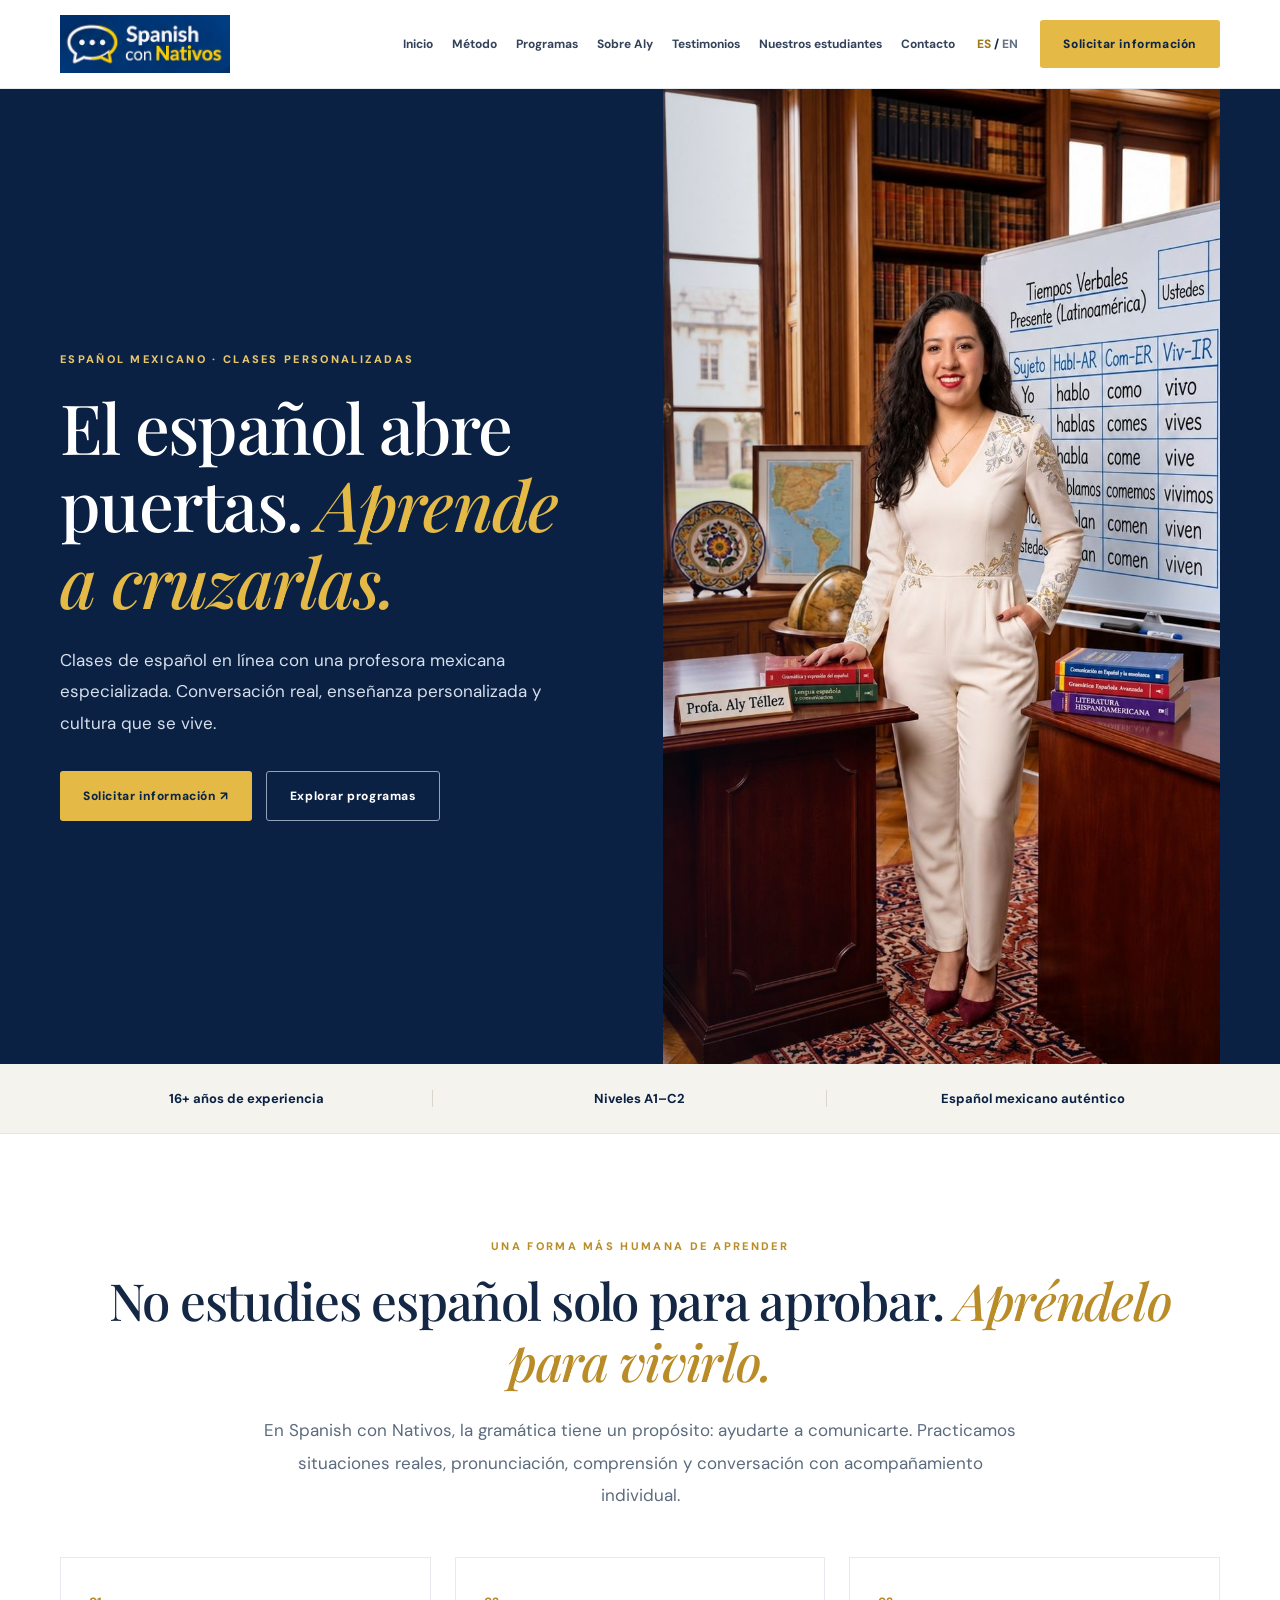
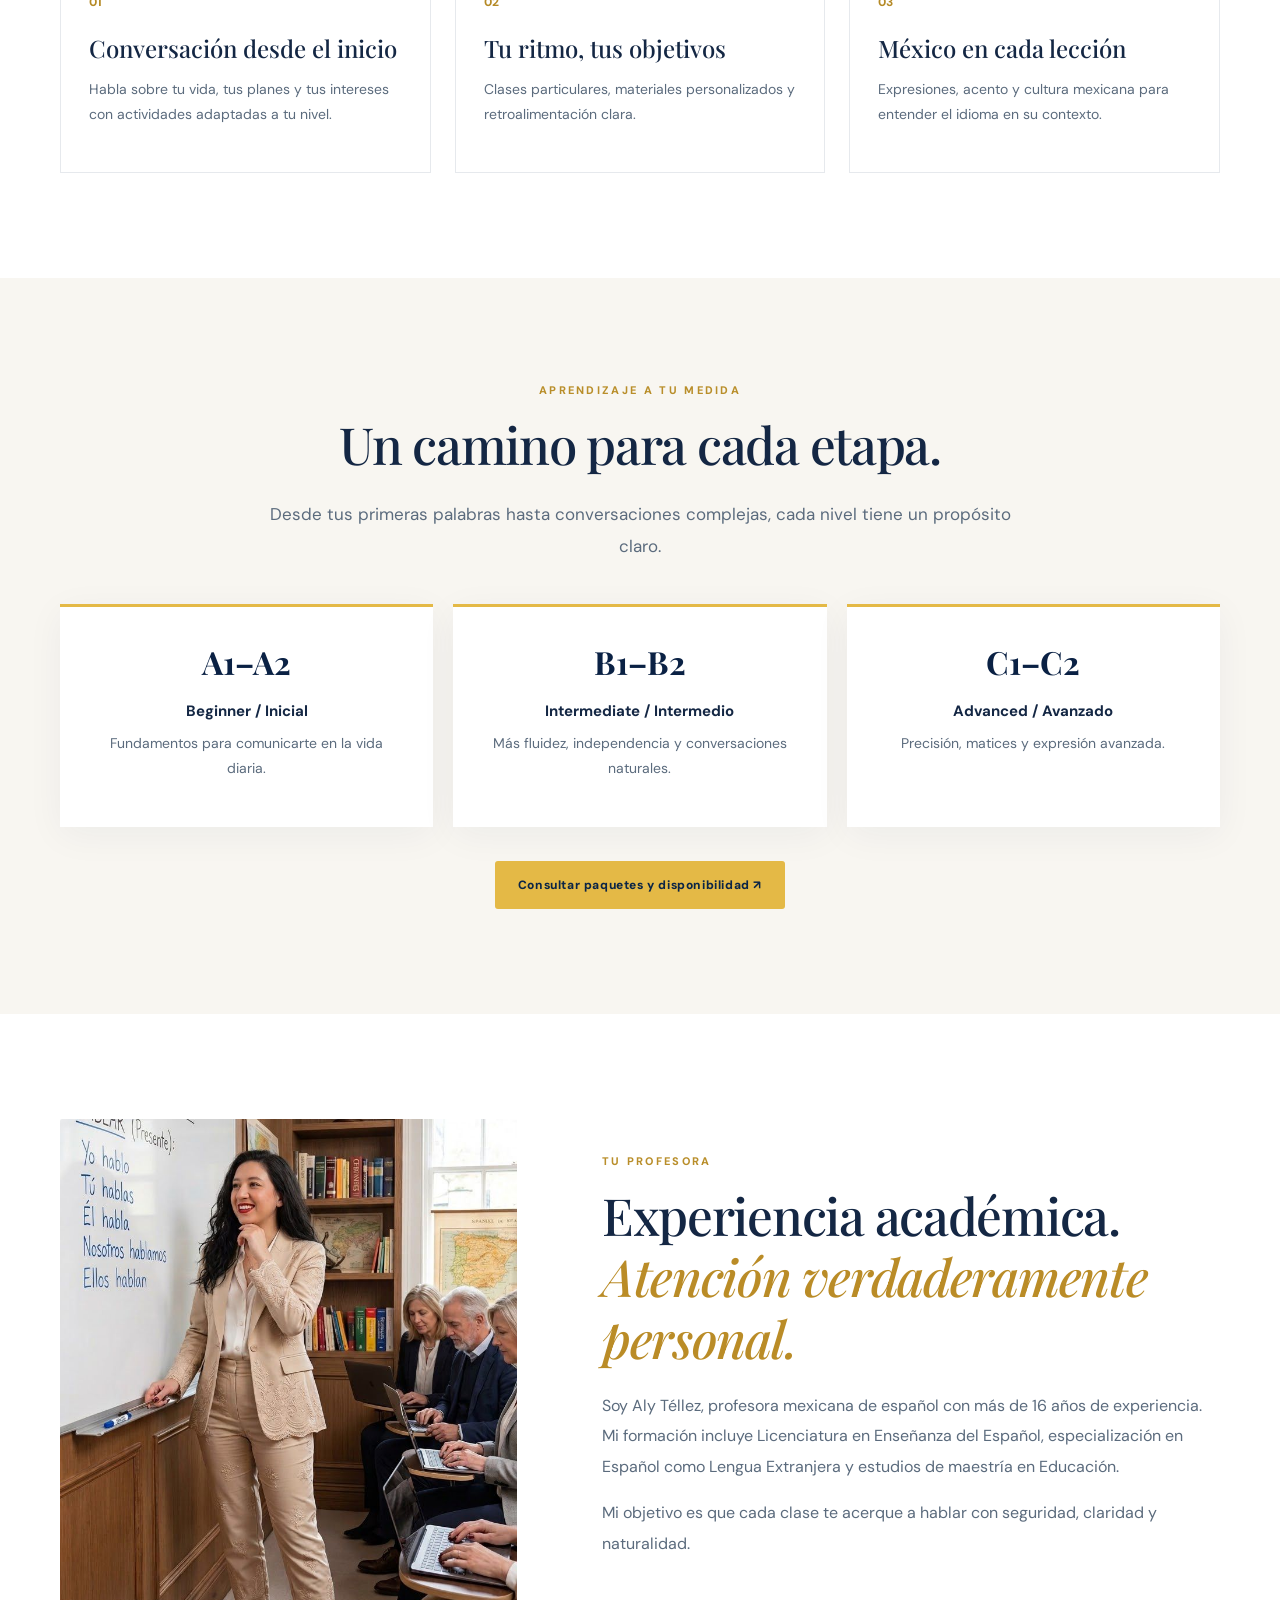
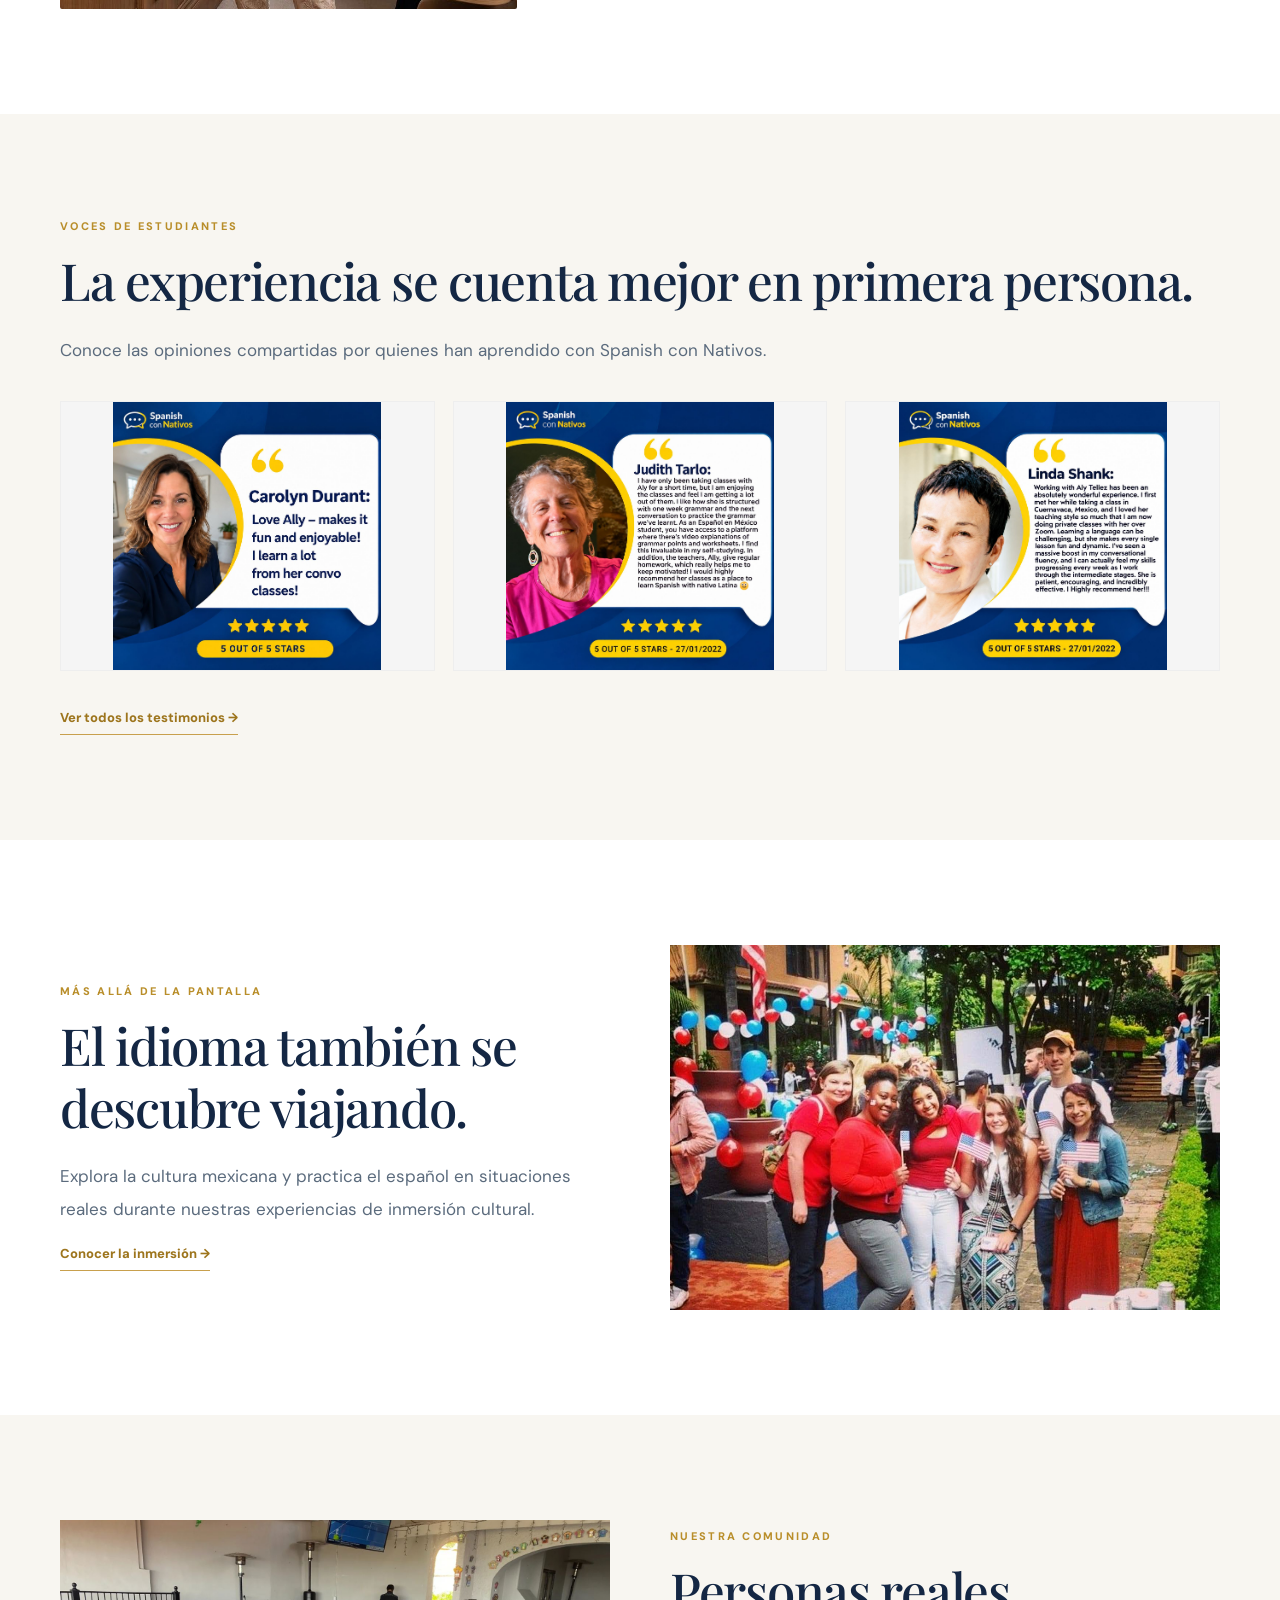
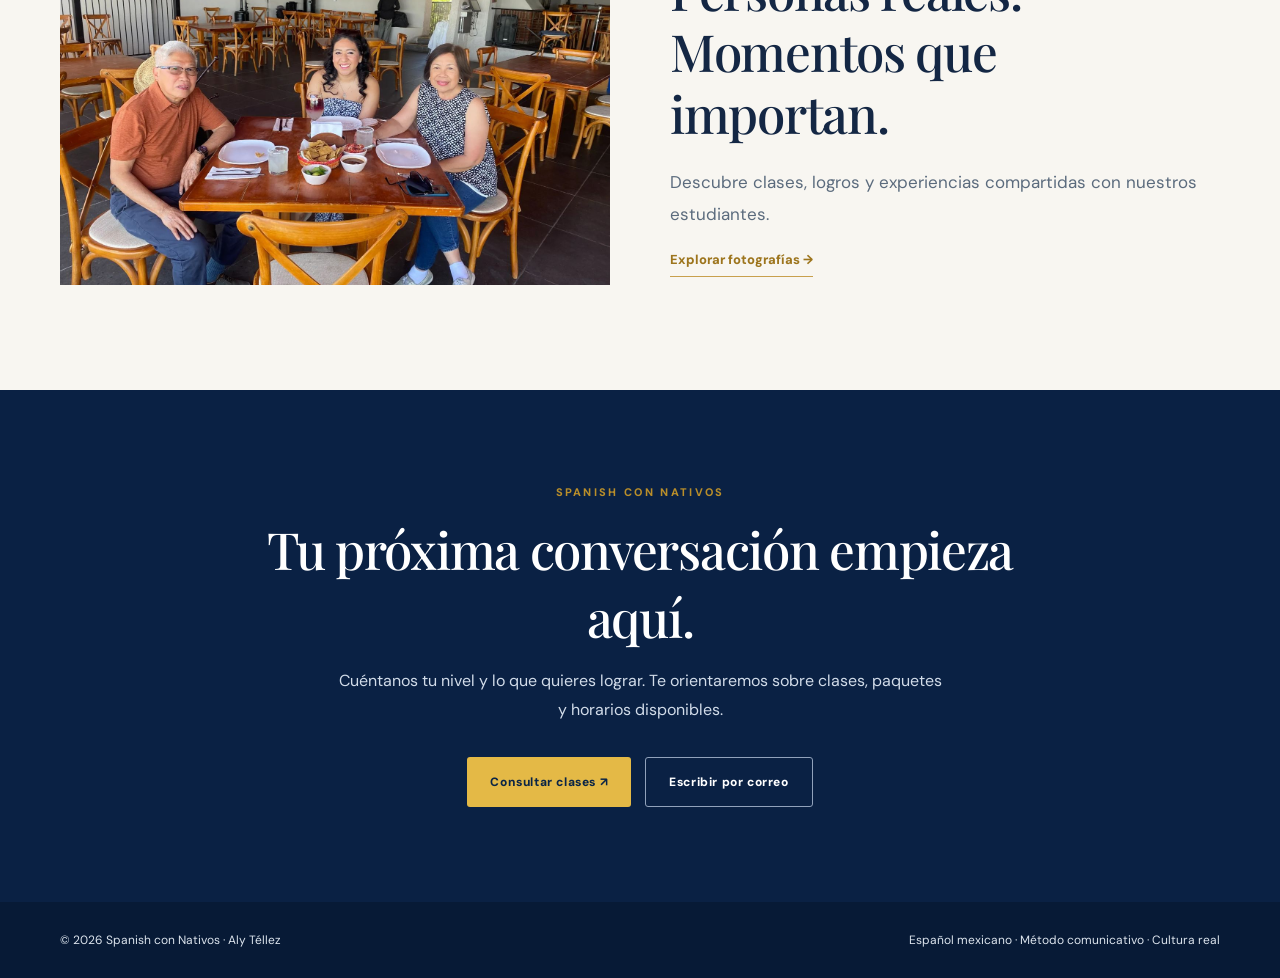
<file: index-es.html>
<!doctype html><html lang="es"><head><meta charset="utf-8"><meta name="viewport" content="width=device-width, initial-scale=1"><meta name="description" content="Spanish con Nativos — personalized Mexican Spanish lessons, communicative teaching and cultural experiences."><title>Clases de español en línea | Spanish con Nativos</title>
<link rel="canonical" href="https://spanishconnativos.github.io/">
  <link rel="stylesheet" href="premium.css"></head><body><nav class="site-nav"><div class="wrap nav-content"><a class="logo" href="index.html" aria-label="Spanish con Nativos"><img src="assets/logo-spanish-con-nativos.png" alt="Spanish con Nativos"></a><button class="menu-toggle" aria-expanded="false" aria-controls="site-links" onclick="let e=document.getElementById('site-links');let x=e.classList.toggle('open');this.setAttribute('aria-expanded',x)">☰ Menu</button><div class="nav-items" id="site-links"><a href="index.html">Inicio</a><a href="index.html#metodo">Método</a><a href="index.html#programas">Programas</a><a href="index.html#aly">Sobre Aly</a><a href="testimonios.html">Testimonios</a><a href="estudiantes.html">Nuestros estudiantes</a><a href="index.html#contacto">Contacto</a></div><div class="lang"><a href="index.html" aria-current="page">ES</a> / <a href="index-en.html" >EN</a></div><a class="nav-cta" href="https://wa.me/527774502398" target="_blank" rel="noopener">Solicitar información</a></div></nav><main><header class="hero" id="inicio"><div class="wrap hero-grid"><div class="hero-content"><div class="eyebrow">ESPAÑOL MEXICANO · CLASES PERSONALIZADAS</div><h1>El español abre puertas. <em>Aprende a cruzarlas.</em></h1><p>Clases de español en línea con una profesora mexicana especializada. Conversación real, enseñanza personalizada y cultura que se vive.</p><div class="hero-actions"><a class="button" href="https://wa.me/527774502398" target="_blank" rel="noopener">Solicitar información ↗</a><a class="button button-outline" href="#programas">Explorar programas</a></div></div><div class="hero-image"><img src="assets/aly-classroom-1.jpg" alt="Aly Téllez, Spanish teacher" fetchpriority="high"></div></div></header><div class="proof"><div class="wrap proof-grid"><div>16+ años de experiencia</div><div>Niveles A1–C2</div><div>Español mexicano auténtico</div></div></div><section class="section" id="metodo"><div class="wrap"><div class="center"><div class="eyebrow">UNA FORMA MÁS HUMANA DE APRENDER</div><h2>No estudies español solo para aprobar. <em>Apréndelo para vivirlo.</em></h2><p class="section-lead">En Spanish con Nativos, la gramática tiene un propósito: ayudarte a comunicarte. Practicamos situaciones reales, pronunciación, comprensión y conversación con acompañamiento individual.</p></div><div class="features"><article class="feature"><span class="feature-num">01</span><h3>Conversación desde el inicio</h3><p>Habla sobre tu vida, tus planes y tus intereses con actividades adaptadas a tu nivel.</p></article><article class="feature"><span class="feature-num">02</span><h3>Tu ritmo, tus objetivos</h3><p>Clases particulares, materiales personalizados y retroalimentación clara.</p></article><article class="feature"><span class="feature-num">03</span><h3>México en cada lección</h3><p>Expresiones, acento y cultura mexicana para entender el idioma en su contexto.</p></article></div></div></section><section class="section cream" id="programas"><div class="wrap center"><div class="eyebrow">APRENDIZAJE A TU MEDIDA</div><h2>Un camino para cada etapa.</h2><p class="section-lead">Desde tus primeras palabras hasta conversaciones complejas, cada nivel tiene un propósito claro.</p><div class="levels"><article class="level"><strong>A1–A2</strong><h3>Beginner / Inicial</h3><p>Fundamentos para comunicarte en la vida diaria.</p></article><article class="level"><strong>B1–B2</strong><h3>Intermediate / Intermedio</h3><p>Más fluidez, independencia y conversaciones naturales.</p></article><article class="level"><strong>C1–C2</strong><h3>Advanced / Avanzado</h3><p>Precisión, matices y expresión avanzada.</p></article></div><a class="button" href="https://wa.me/527774502398" target="_blank" rel="noopener">Consultar paquetes y disponibilidad ↗</a></div></section><section class="section" id="aly"><div class="wrap teacher"><img src="assets/aly-academic-expertise.jpeg" alt="Aly Téllez teaching Spanish" loading="lazy"><div><div class="eyebrow">TU PROFESORA</div><h2>Experiencia académica. <em>Atención verdaderamente personal.</em></h2><p class="section-lead">Soy Aly Téllez, profesora mexicana de español con más de 16 años de experiencia. Mi formación incluye Licenciatura en Enseñanza del Español, especialización en Español como Lengua Extranjera y estudios de maestría en Educación.</p><p class="section-lead">Mi objetivo es que cada clase te acerque a hablar con seguridad, claridad y naturalidad.</p></div></div></section><section class="section cream"><div class="wrap"><div class="eyebrow">VOCES DE ESTUDIANTES</div><h2>La experiencia se cuenta mejor en primera persona.</h2><p class="section-lead">Conoce las opiniones compartidas por quienes han aprendido con Spanish con Nativos.</p><div class="test-preview"><img src="assets/testimonio-01.jpg" alt="Student testimonial" loading="lazy"><img src="assets/testimonio-04.jpg" alt="Student testimonial" loading="lazy"><img src="assets/testimonio-10.jpg" alt="Student testimonial" loading="lazy"></div><a class="link-arrow" href="testimonios.html">Ver todos los testimonios →</a></div></section><section class="section"><div class="wrap showcase"><div><div class="eyebrow">MÁS ALLÁ DE LA PANTALLA</div><h2>El idioma también se descubre viajando.</h2><p class="section-lead">Explora la cultura mexicana y practica el español en situaciones reales durante nuestras experiencias de inmersión cultural.</p><a class="link-arrow" href="inmersion.html">Conocer la inmersión →</a></div><img src="assets/immersion-usa-group.jpg" alt="Cultural immersion experience" loading="lazy"></div></section><section class="section cream"><div class="wrap showcase"><img src="assets/experiencia-20.jpg" alt="Spanish con Nativos students" loading="lazy"><div><div class="eyebrow">NUESTRA COMUNIDAD</div><h2>Personas reales. Momentos que importan.</h2><p class="section-lead">Descubre clases, logros y experiencias compartidas con nuestros estudiantes.</p><a class="link-arrow" href="estudiantes.html">Explorar fotografías →</a></div></div></section><section class="cta-section" id="contacto"><div class="wrap"><div class="eyebrow">SPANISH CON NATIVOS</div><h2>Tu próxima conversación empieza aquí.</h2><p>Cuéntanos tu nivel y lo que quieres lograr. Te orientaremos sobre clases, paquetes y horarios disponibles.</p><div class="hero-actions" style="justify-content:center"><a class="button" href="https://wa.me/527774502398" target="_blank" rel="noopener">Consultar clases ↗</a><a class="button button-outline" href="mailto:alejandrajuarez064@gmail.com">Escribir por correo</a></div></div></section></main><footer class="footer"><div class="wrap footer-inner"><span>© 2026 Spanish con Nativos · Aly Téllez</span><span>Español mexicano · Método comunicativo · Cultura real</span></div></footer></body></html>
</file>
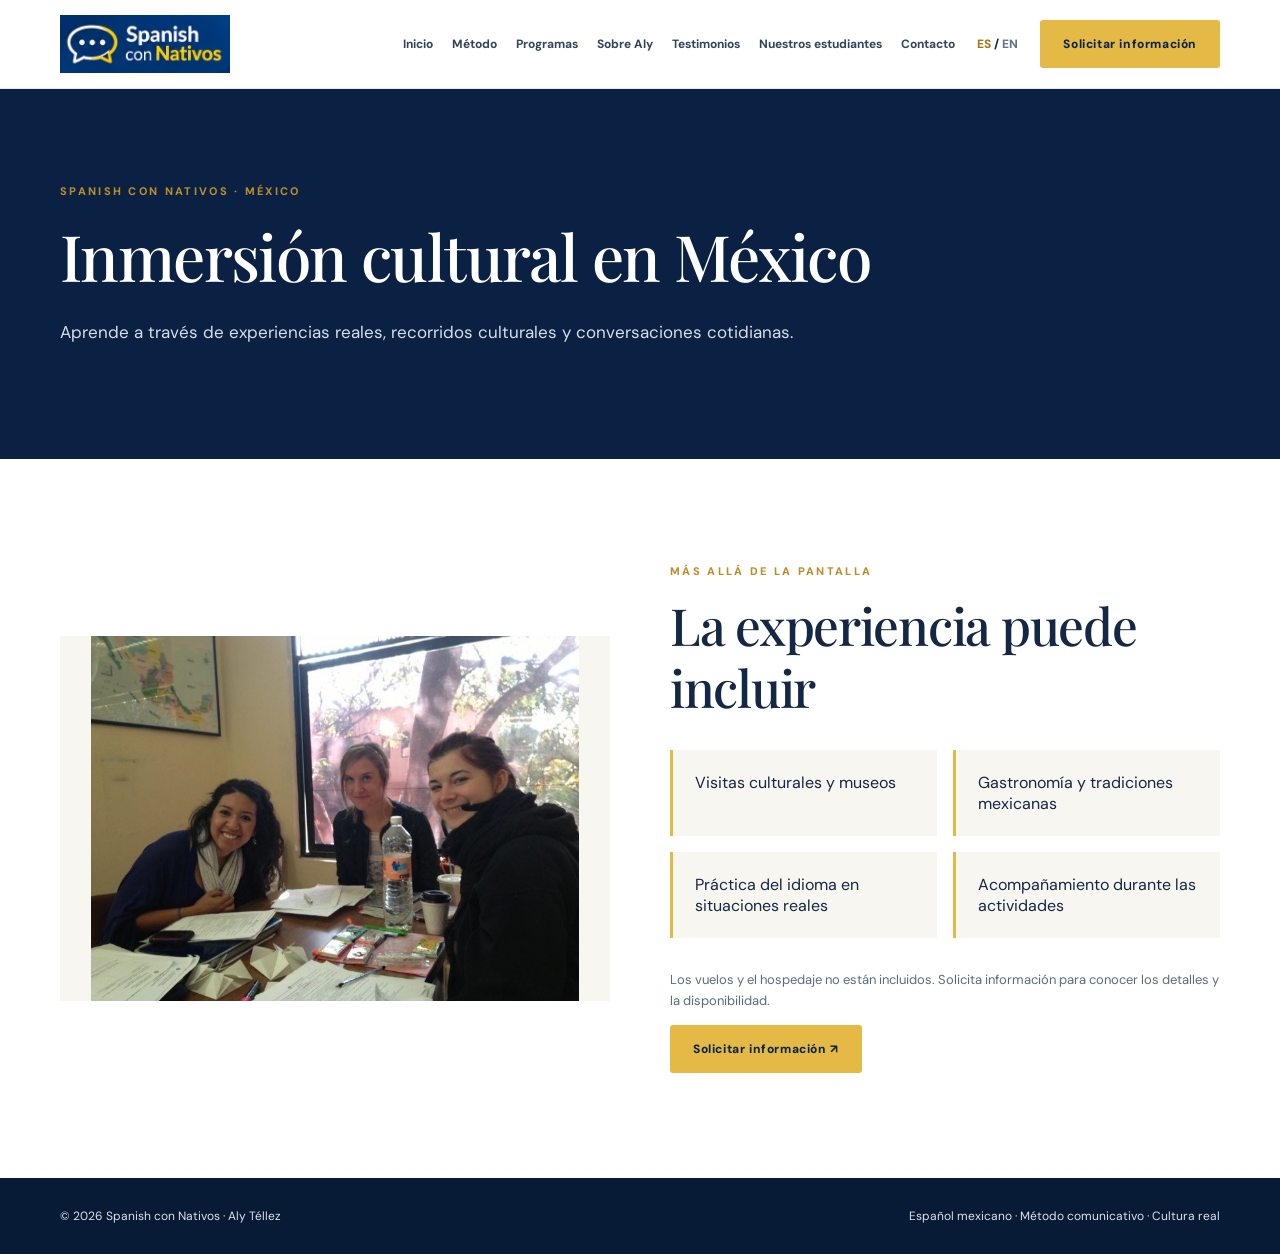
<file: inmersion.html>
<!doctype html><html lang="es"><head><meta charset="utf-8"><meta name="viewport" content="width=device-width, initial-scale=1"><meta name="description" content="Spanish con Nativos — personalized Mexican Spanish lessons, communicative teaching and cultural experiences."><title>Inmersión cultural en México | Spanish con Nativos</title><link rel="stylesheet" href="premium.css"></head><body><nav class="site-nav"><div class="wrap nav-content"><a class="logo" href="index.html" aria-label="Spanish con Nativos"><img src="assets/logo-spanish-con-nativos.png" alt="Spanish con Nativos"></a><button class="menu-toggle" aria-expanded="false" aria-controls="site-links" onclick="let e=document.getElementById('site-links');let x=e.classList.toggle('open');this.setAttribute('aria-expanded',x)">☰ Menu</button><div class="nav-items" id="site-links"><a href="index.html">Inicio</a><a href="index.html#metodo">Método</a><a href="index.html#programas">Programas</a><a href="index.html#aly">Sobre Aly</a><a href="testimonios.html">Testimonios</a><a href="estudiantes.html">Nuestros estudiantes</a><a href="index.html#contacto">Contacto</a></div><div class="lang"><a href="index.html" aria-current="page">ES</a> / <a href="index-en.html" >EN</a></div><a class="nav-cta" href="https://wa.me/527774502398" target="_blank" rel="noopener">Solicitar información</a></div></nav><header class="subhero"><div class="wrap"><div class="eyebrow">SPANISH CON NATIVOS · MÉXICO</div><h1>Inmersión cultural en México</h1><p>Aprende a través de experiencias reales, recorridos culturales y conversaciones cotidianas.</p></div></header><section class="section"><div class="wrap showcase immersion-photo"><img src="assets/clase-estudiantes-mesa.jpg" alt="Mexico immersion experience"><div><div class="eyebrow">MÁS ALLÁ DE LA PANTALLA</div><h2>La experiencia puede incluir</h2><div class="immers-list"><div>Visitas culturales y museos</div><div>Gastronomía y tradiciones mexicanas</div><div>Práctica del idioma en situaciones reales</div><div>Acompañamiento durante las actividades</div></div><p class="mini">Los vuelos y el hospedaje no están incluidos. Solicita información para conocer los detalles y la disponibilidad.</p><a class="button" href="https://wa.me/527774502398" target="_blank" rel="noopener">Solicitar información ↗</a></div></div></section><footer class="footer"><div class="wrap footer-inner"><span>© 2026 Spanish con Nativos · Aly Téllez</span><span>Español mexicano · Método comunicativo · Cultura real</span></div></footer></body></html>
</file>
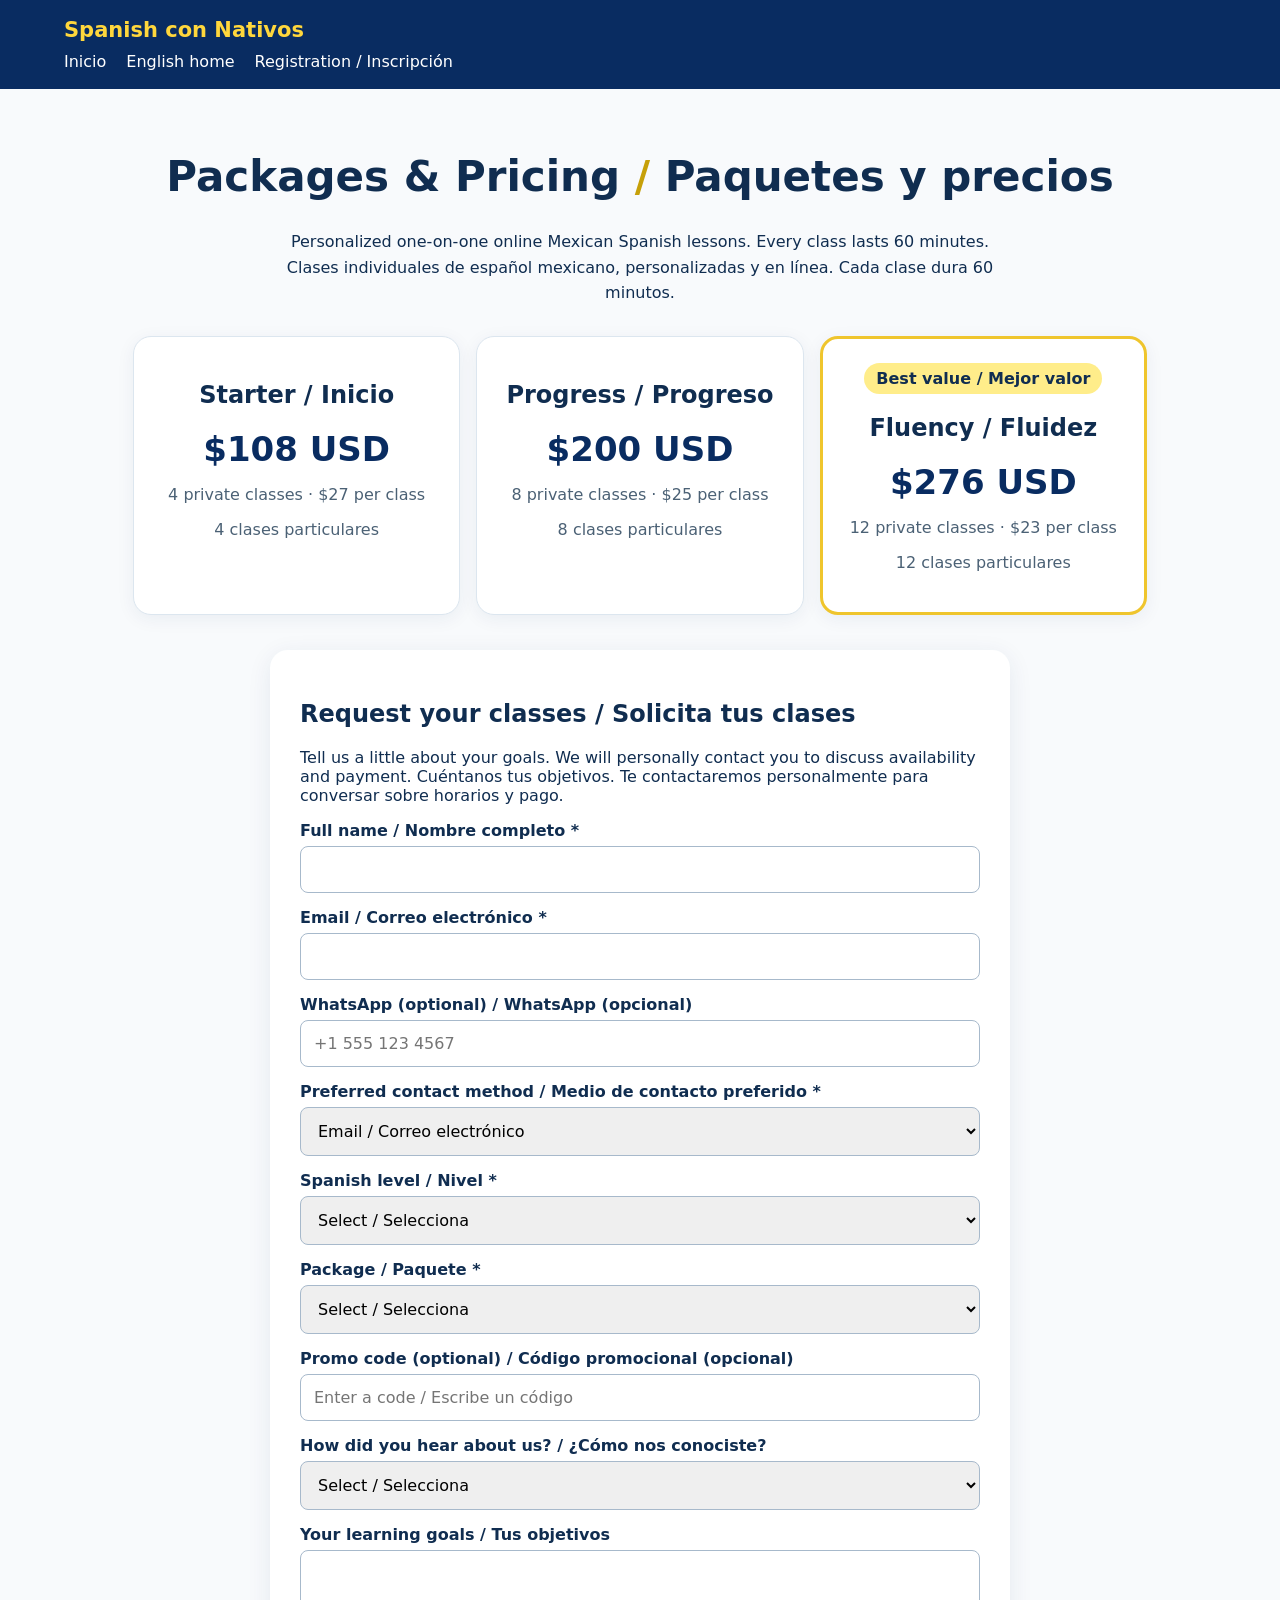
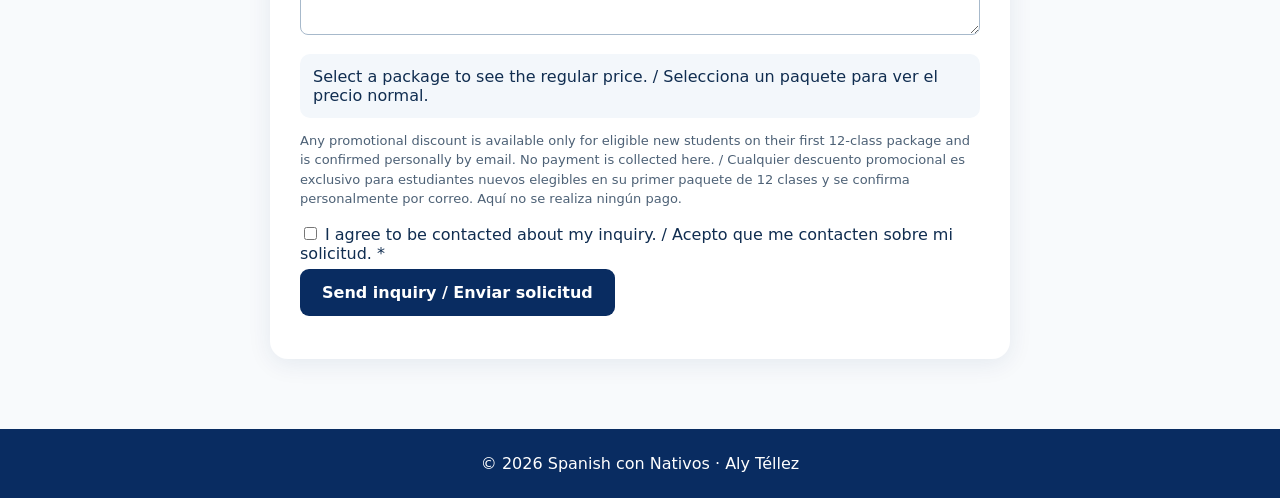
<file: paquetes.html>
<!DOCTYPE html>
<html lang="en"><head><meta charset="utf-8"/><meta content="width=device-width,initial-scale=1" name="viewport"/><meta content="Spanish con Nativos private Spanish lessons packages and registration" name="description"/> <title>Packages &amp; Pricing | Spanish con Nativos</title><style>:root{--navy:#092c61;--yellow:#ffd73c;--blue:#1676bf}*{box-sizing:border-box}body{margin:0;font-family:system-ui,Arial,sans-serif;color:#102d50;background:#f8fafc}header{background:var(--navy);color:white;padding:18px 5%}header a{color:white;text-decoration:none;margin-right:20px}header strong{color:var(--yellow);font-size:21px}main{max-width:1050px;margin:auto;padding:35px 18px}h1{text-align:center;font-size:clamp(28px,5vw,42px)}.intro{text-align:center;max-width:740px;margin:0 auto 30px;line-height:1.6}.cards{display:grid;grid-template-columns:repeat(3,1fr);gap:16px}.card{background:white;border:1px solid #dce6ef;border-radius:18px;padding:24px;text-align:center;box-shadow:0 4px 18px #092c6110}.card.featured{border:3px solid #efc52d}.price{font-size:34px;font-weight:800;color:var(--navy)}.card p{color:#4b6175}.pill{display:inline-block;background:#ffed8a;padding:6px 12px;border-radius:25px;font-weight:700}.formbox{background:white;max-width:740px;margin:35px auto;border-radius:18px;padding:30px;box-shadow:0 5px 24px #092c6115}label{display:block;font-weight:650;margin:15px 0 6px}input,select,textarea{width:100%;padding:13px;border:1px solid #a7b9cb;border-radius:8px;font:inherit}button{border:0;background:var(--navy);color:white;border-radius:9px;padding:14px 22px;font:inherit;font-weight:700;cursor:pointer}button:hover{background:#164d90}.small{font-size:13px;color:#4d6176;line-height:1.5}.notice{background:#f3f7fb;padding:13px;border-radius:10px;margin-top:15px}footer{text-align:center;background:var(--navy);color:white;padding:25px}a{color:#1264a5}@media(max-width:700px){.cards{grid-template-columns:1fr}.formbox{padding:20px}}</style></head><body><header><strong>Spanish con Nativos</strong><nav style="margin-top:10px"><a href="index.html">Inicio</a><a href="index-en.html">English home</a><a href="#registration">Registration / Inscripción</a></nav></header><main><h1>Packages &amp; Pricing <span style="color:#c6a009">/</span> Paquetes y precios</h1><p class="intro">Personalized one-on-one online Mexican Spanish lessons. Every class lasts 60 minutes.<br/>Clases individuales de español mexicano, personalizadas y en línea. Cada clase dura 60 minutos.</p><div class="cards"><article class="card"><h2>Starter / Inicio</h2><div class="price">$108 USD</div><p>4 private classes · $27 per class</p><p>4 clases particulares</p></article><article class="card"><h2>Progress / Progreso</h2><div class="price">$200 USD</div><p>8 private classes · $25 per class</p><p>8 clases particulares</p></article><article class="card featured"><span class="pill">Best value / Mejor valor</span><h2>Fluency / Fluidez</h2><div class="price">$276 USD</div><p>12 private classes · $23 per class</p><p>12 clases particulares</p></article></div><section class="formbox" id="registration"><h2>Request your classes / Solicita tus clases</h2><p>Tell us a little about your goals. We will personally contact you to discuss availability and payment. Cuéntanos tus objetivos. Te contactaremos personalmente para conversar sobre horarios y pago.</p><form action="https://formspree.io/f/myewydlr" id="scn-form" method="POST"><label for="name">Full name / Nombre completo *</label><input autocomplete="name" id="name" maxlength="120" name="name" required=""/><label for="email">Email / Correo electrónico *</label><input autocomplete="email" id="email" name="email" required="" type="email"/><label for="whatsapp">WhatsApp (optional) / WhatsApp (opcional)</label><input autocomplete="tel" id="whatsapp" name="whatsapp" placeholder="+1 555 123 4567" type="tel"/><label for="contact_method">Preferred contact method / Medio de contacto preferido *</label><select id="contact_method" name="contact_method" required=""><option selected="" value="Email">Email / Correo electrónico</option><option value="WhatsApp">WhatsApp</option></select><label for="level">Spanish level / Nivel *</label><select id="level" name="level" required=""><option value="">Select / Selecciona</option><option>A1–A2 Beginner / Principiante</option><option>B1–B2 Intermediate / Intermedio</option><option>C1–C2 Advanced / Avanzado</option><option>Not sure / No sé</option></select><label for="package">Package / Paquete *</label><select id="package" name="package" required=""><option value="">Select / Selecciona</option><option value="4">4 classes / clases — $108 USD</option><option value="8">8 classes / clases — $200 USD</option><option value="12">12 classes / clases — $276 USD</option></select><label for="code">Promo code (optional) / Código promocional (opcional)</label><input autocomplete="off" id="code" maxlength="40" name="promo_code" placeholder="Enter a code / Escribe un código"/><label for="source">How did you hear about us? / ¿Cómo nos conociste?</label><select id="source" name="referral_source"><option value="">Select / Selecciona</option><option>Facebook</option><option>Instagram</option><option>YouTube</option><option>Friend / Amistad</option><option>Other / Otro</option></select><label for="message">Your learning goals / Tus objetivos</label><textarea id="message" maxlength="1000" name="message" rows="3"></textarea><div aria-live="polite" class="notice" id="quote">Select a package to see the regular price. / Selecciona un paquete para ver el precio normal.</div><div aria-live="polite" class="notice" id="promo-notice" role="status" style="display:none;margin-top:10px;"></div><p class="small">Any promotional discount is available only for eligible new students on their first 12-class package and is confirmed personally by email. No payment is collected here. / Cualquier descuento promocional es exclusivo para estudiantes nuevos elegibles en su primer paquete de 12 clases y se confirma personalmente por correo. Aquí no se realiza ningún pago.</p><label style="font-weight:400"><input name="contact_consent" required="" style="width:auto;margin-right:8px" type="checkbox" value="yes"/>I agree to be contacted about my inquiry. / Acepto que me contacten sobre mi solicitud. *</label><input name="_subject" type="hidden" value="New student inquiry - Spanish con Nativos"/><input name="page" type="hidden" value="packages-pricing"/><button type="submit">Send inquiry / Enviar solicitud</button><p class="small" id="status" role="status"></p></form></section></main><footer>© 2026 Spanish con Nativos · Aly Téllez</footer><script>(function(){
 const form=document.getElementById('scn-form'), pack=document.getElementById('package'), code=document.getElementById('code'), quote=document.getElementById('quote'), promo=document.getElementById('promo-notice'), status=document.getElementById('status'), button=form.querySelector('button[type="submit"]');
 function update(){
   const price={4:108,8:200,12:276}[pack.value];
   quote.textContent=price?'Regular price / Precio normal: $'+price.toFixed(2)+' USD':'Select a package to see the regular price. / Selecciona un paquete para ver el precio normal.';
   if(!code.value.trim()){promo.style.display='none';promo.textContent='';return;}
   promo.style.display='block';
   if(pack.value==='12'){
     promo.textContent='Promotional code entered. Any applicable discount is exclusively for eligible new students on their FIRST 12-lesson package. We will confirm eligibility and your final price personally by email. Renewals are at the regular price. / Código promocional ingresado. Cualquier descuento aplicable es exclusivo para estudiantes nuevos elegibles en su PRIMER paquete de 12 clases. Confirmaremos por correo si corresponde y el precio final. Las renovaciones tienen precio regular.';
   } else if(pack.value==='4'||pack.value==='8'){
     promo.textContent='Promotional discounts do not apply to 4- or 8-lesson packages. Please select 12 lessons if your code is for a first-package offer. / Los descuentos promocionales no aplican a paquetes de 4 u 8 clases. Selecciona 12 clases si tu código corresponde a una oferta de primer paquete.';
   } else {
     promo.textContent='Select a package to check promotional eligibility. Discounts, when applicable, are only for a new student’s first 12-class package. / Selecciona un paquete para revisar si aplica la promoción. Los descuentos, cuando correspondan, son solo para el primer paquete de 12 clases de estudiantes nuevos.';
   }
 }
 pack.addEventListener('change',update);code.addEventListener('input',update);update();
 form.addEventListener('submit',async function(e){
   e.preventDefault();
   const whatsapp=document.getElementById('whatsapp'),method=document.getElementById('contact_method');
   whatsapp.setCustomValidity(method.value==='WhatsApp'&&!whatsapp.value.trim()?'Please enter your WhatsApp number / Escribe tu número de WhatsApp':'');
   if(!form.reportValidity())return;
   button.disabled=true;status.textContent='Sending your request… / Enviando solicitud…';
   try{
     const response=await fetch(form.action,{method:'POST',body:new FormData(form),headers:{'Accept':'application/json'}});
     if(!response.ok)throw new Error('Request failed');
     window.location.assign('index.html?solicitud=enviada');
   }catch(err){status.textContent='We could not send your request. Please try again, or email alejandrajuarez064@gmail.com. / No pudimos enviar tu solicitud. Inténtalo de nuevo o escribe a alejandrajuarez064@gmail.com.';button.disabled=false;}
 });
})();</script></body></html>
</file>
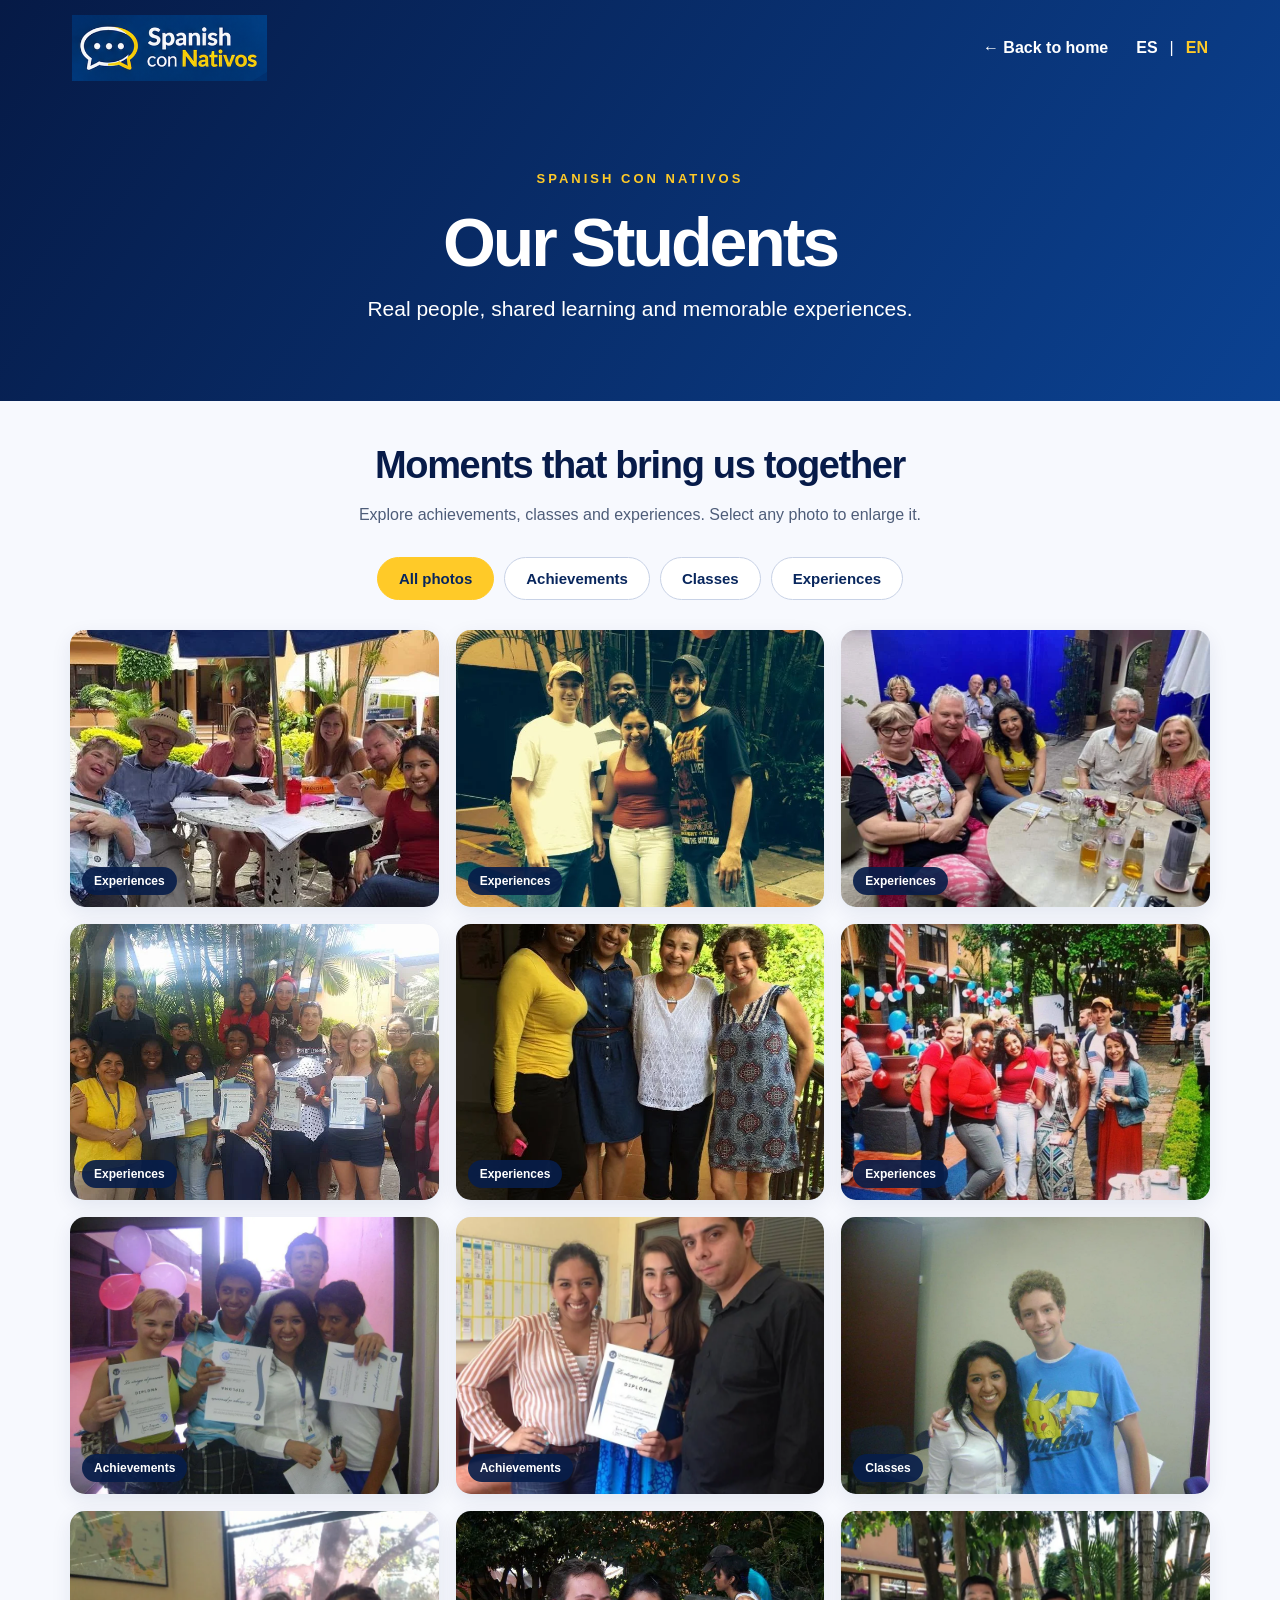
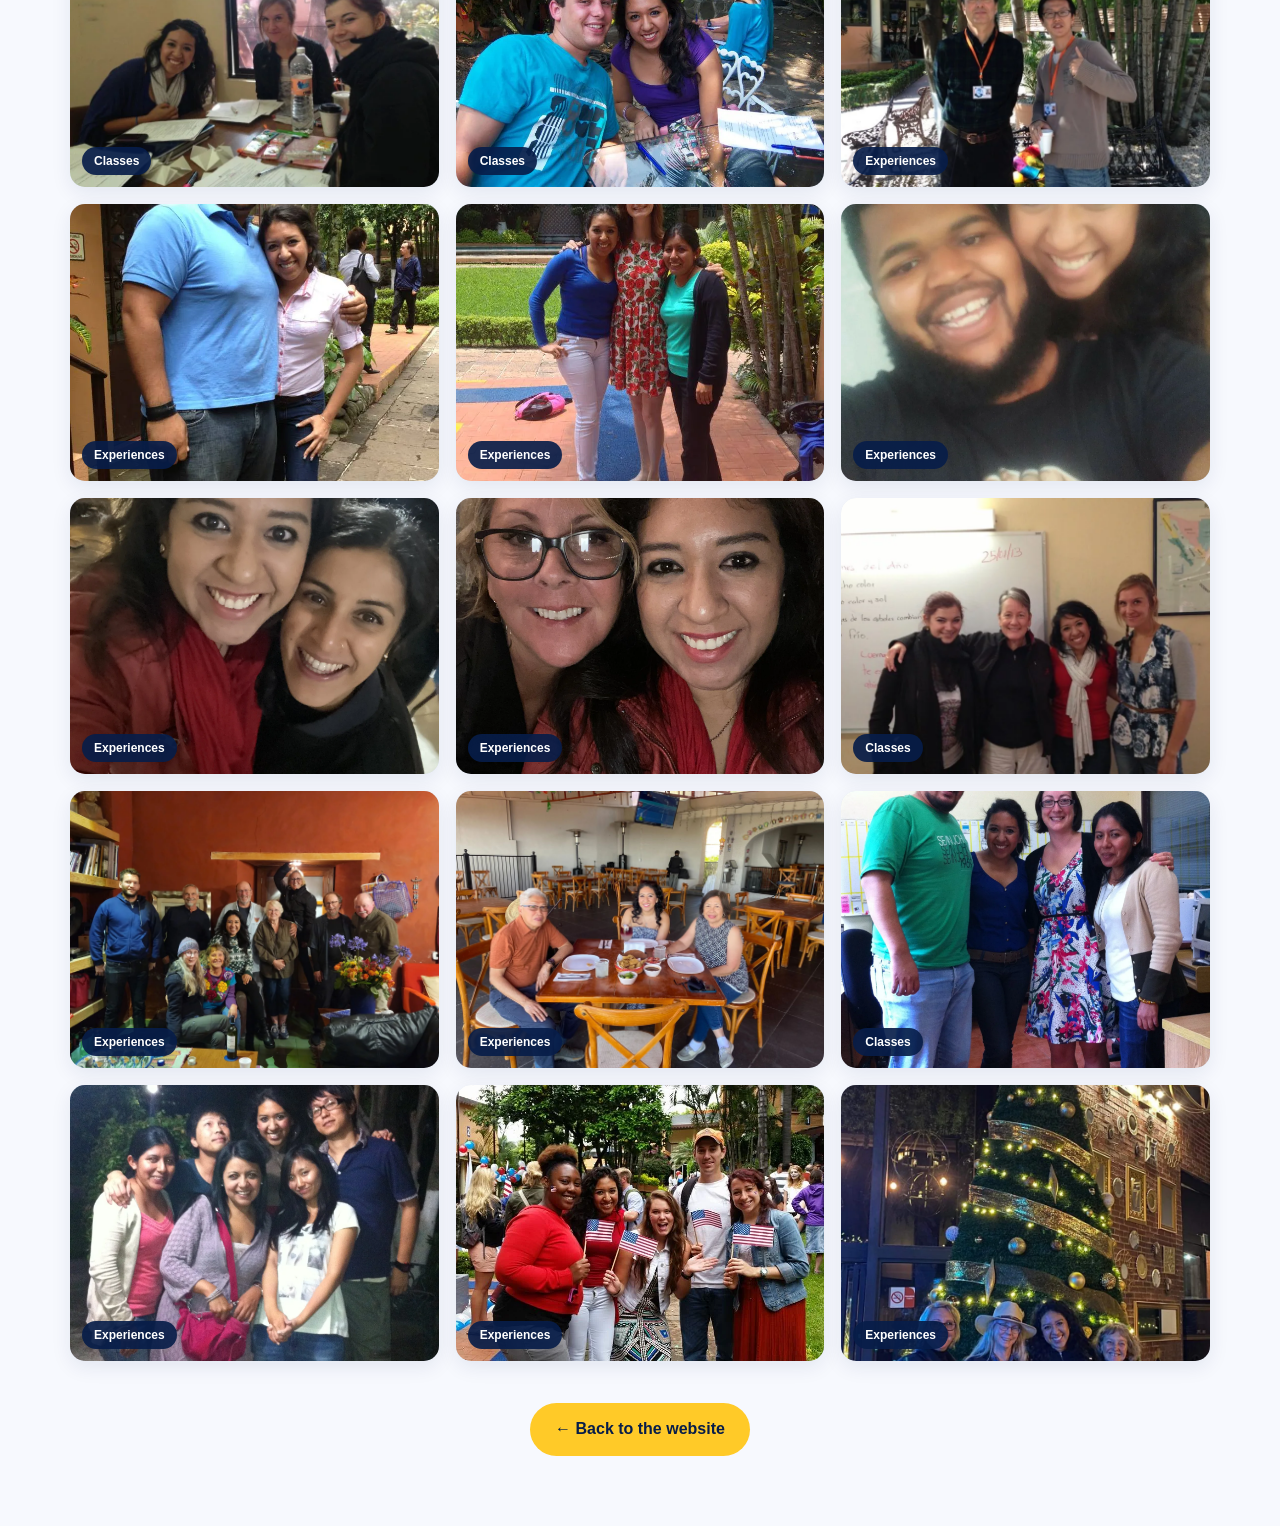
<file: students-en.html>
<!DOCTYPE html>
<html lang="en"><head><meta charset="utf-8"/><meta content="width=device-width,initial-scale=1" name="viewport"/><meta content="Real student photos and experiences at Spanish con Nativos." name="description"/><title>Our Students | Spanish con Nativos</title><link href="styles.css" rel="stylesheet"/><link href="gallery.css" rel="stylesheet"/></head><body><header class="gallery-header"><div class="gallery-nav"><a aria-label="Home" href="index-en.html"><img alt="Spanish con Nativos" src="assets/logo-spanish-con-nativos.png"/></a><div><a class="back" href="index-en.html">← Back to home</a><a href="estudiantes.html" lang="es">ES</a><span> | </span><a aria-current="page" href="students-en.html" lang="en">EN</a></div></div><div class="gallery-hero"><span>SPANISH CON NATIVOS</span><h1>Our Students</h1><p>Real people, shared learning and memorable experiences.</p></div></header><main id="gallery-main"><div class="gallery-intro"><h2>Moments that bring us together</h2><p>Explore achievements, classes and experiences. Select any photo to enlarge it.</p></div><div aria-label="Photo categories" class="filters" role="group"><button aria-pressed="true" class="filter active" data-filter="all" type="button">All photos</button><button aria-pressed="false" class="filter" data-filter="logros" type="button">Achievements</button><button aria-pressed="false" class="filter" data-filter="clases" type="button">Classes</button><button aria-pressed="false" class="filter" data-filter="experiencias" type="button">Experiences</button></div><div class="photo-grid"><button aria-label="Enlarge photograph 1" class="photo" data-category="experiencias" data-src="assets/experiencia-1.webp" type="button"><img alt="Student experience photograph 1" loading="lazy" src="assets/experiencia-1.webp"/><span>Experiences</span></button><button aria-label="Enlarge photograph 2" class="photo" data-category="experiencias" data-src="assets/experiencia-2.webp" type="button"><img alt="Student experience photograph 2" loading="lazy" src="assets/experiencia-2.webp"/><span>Experiences</span></button><button aria-label="Enlarge photograph 3" class="photo" data-category="experiencias" data-src="assets/experiencia-3.webp" type="button"><img alt="Student experience photograph 3" loading="lazy" src="assets/experiencia-3.webp"/><span>Experiences</span></button><button aria-label="Enlarge photograph 4" class="photo" data-category="experiencias" data-src="assets/experiencia-4.webp" type="button"><img alt="Student experience photograph 4" loading="lazy" src="assets/experiencia-4.webp"/><span>Experiences</span></button><button aria-label="Enlarge photograph 5" class="photo" data-category="experiencias" data-src="assets/experiencia-5.webp" type="button"><img alt="Student experience photograph 5" loading="lazy" src="assets/experiencia-5.webp"/><span>Experiences</span></button><button aria-label="Enlarge photograph 6" class="photo" data-category="experiencias" data-src="assets/experiencia-6.webp" type="button"><img alt="Student experience photograph 6" loading="lazy" src="assets/experiencia-6.webp"/><span>Experiences</span></button><button aria-label="Enlarge photograph 7" class="photo" data-category="logros" data-src="assets/experiencia-7.webp" type="button"><img alt="Student experience photograph 7" loading="lazy" src="assets/experiencia-7.webp"/><span>Achievements</span></button><button aria-label="Enlarge photograph 8" class="photo" data-category="logros" data-src="assets/experiencia-8.webp" type="button"><img alt="Student experience photograph 8" loading="lazy" src="assets/experiencia-8.webp"/><span>Achievements</span></button><button aria-label="Enlarge photograph 9" class="photo" data-category="clases" data-src="assets/experiencia-9.webp" type="button"><img alt="Student experience photograph 9" loading="lazy" src="assets/experiencia-9.webp"/><span>Classes</span></button><button aria-label="Enlarge photograph 10" class="photo" data-category="clases" data-src="assets/experiencia-10.webp" type="button"><img alt="Student experience photograph 10" loading="lazy" src="assets/experiencia-10.webp"/><span>Classes</span></button><button aria-label="Enlarge photograph 11" class="photo" data-category="clases" data-src="assets/experiencia-11.webp" type="button"><img alt="Student experience photograph 11" loading="lazy" src="assets/experiencia-11.webp"/><span>Classes</span></button><button aria-label="Enlarge photograph 12" class="photo" data-category="experiencias" data-src="assets/experiencia-12.webp" type="button"><img alt="Student experience photograph 12" loading="lazy" src="assets/experiencia-12.webp"/><span>Experiences</span></button><button aria-label="Enlarge photograph 13" class="photo" data-category="experiencias" data-src="assets/experiencia-13.webp" type="button"><img alt="Student experience photograph 13" loading="lazy" src="assets/experiencia-13.webp"/><span>Experiences</span></button><button aria-label="Enlarge photograph 14" class="photo" data-category="experiencias" data-src="assets/experiencia-14.webp" type="button"><img alt="Student experience photograph 14" loading="lazy" src="assets/experiencia-14.webp"/><span>Experiences</span></button><button aria-label="Enlarge photograph 15" class="photo" data-category="experiencias" data-src="assets/experiencia-15.webp" type="button"><img alt="Student experience photograph 15" loading="lazy" src="assets/experiencia-15.webp"/><span>Experiences</span></button><button aria-label="Enlarge photo 16" class="photo" data-category="experiencias" data-src="assets/experiencia-16.webp" type="button"><img alt="Meeting with a student" loading="lazy" src="assets/experiencia-16.webp"/><span>Experiences</span></button><button aria-label="Enlarge photo 17" class="photo" data-category="experiencias" data-src="assets/experiencia-17.webp" type="button"><img alt="A moment with a student" loading="lazy" src="assets/experiencia-17.webp"/><span>Experiences</span></button><button aria-label="Enlarge photo 18" class="photo" data-category="clases" data-src="assets/experiencia-18.webp" type="button"><img alt="Group in the Spanish classroom" loading="lazy" src="assets/experiencia-18.webp"/><span>Classes</span></button><button aria-label="Enlarge photo 19" class="photo" data-category="experiencias" data-src="assets/experiencia-19.webp" type="button"><img alt="Group cultural gathering" loading="lazy" src="assets/experiencia-19.webp"/><span>Experiences</span></button><button aria-label="Enlarge photo 20" class="photo" data-category="experiencias" data-src="assets/experiencia-20.jpg" type="button"><img alt="Shared food experience" loading="lazy" src="assets/experiencia-20.jpg"/><span>Experiences</span></button><button aria-label="Enlarge photo 21" class="photo" data-category="clases" data-src="assets/experiencia-21.webp" type="button"><img alt="Learning together" loading="lazy" src="assets/experiencia-21.webp"/><span>Classes</span></button><button aria-label="Enlarge photo 22" class="photo" data-category="experiencias" data-src="assets/experiencia-22.webp" type="button"><img alt="Time together with classmates" loading="lazy" src="assets/experiencia-22.webp"/><span>Experiences</span></button><button aria-label="Enlarge photo 23" class="photo" data-category="experiencias" data-src="assets/experiencia-23.webp" type="button"><img alt="Cultural celebration with students" loading="lazy" src="assets/experiencia-23.webp"/><span>Experiences</span></button><button aria-label="Enlarge photo 24" class="photo" data-category="experiencias" data-src="assets/experiencia-24.webp" type="button"><img alt="A celebration memory" loading="lazy" src="assets/experiencia-24.webp"/><span>Experiences</span></button></div><div class="gallery-footer"><a href="index-en.html">← Back to the website</a></div></main><div aria-label="Enlarged photograph" aria-modal="true" class="lightbox" hidden="" id="lightbox" role="dialog"><button aria-label="Close" class="close" type="button">×</button><button aria-label="Previous photo" class="previous" type="button">‹</button><img alt="" id="lightbox-image"/><button aria-label="Next photo" class="next" type="button">›</button><span aria-live="polite" class="counter"></span></div><script defer="" src="gallery.js"></script></body></html>
</file>
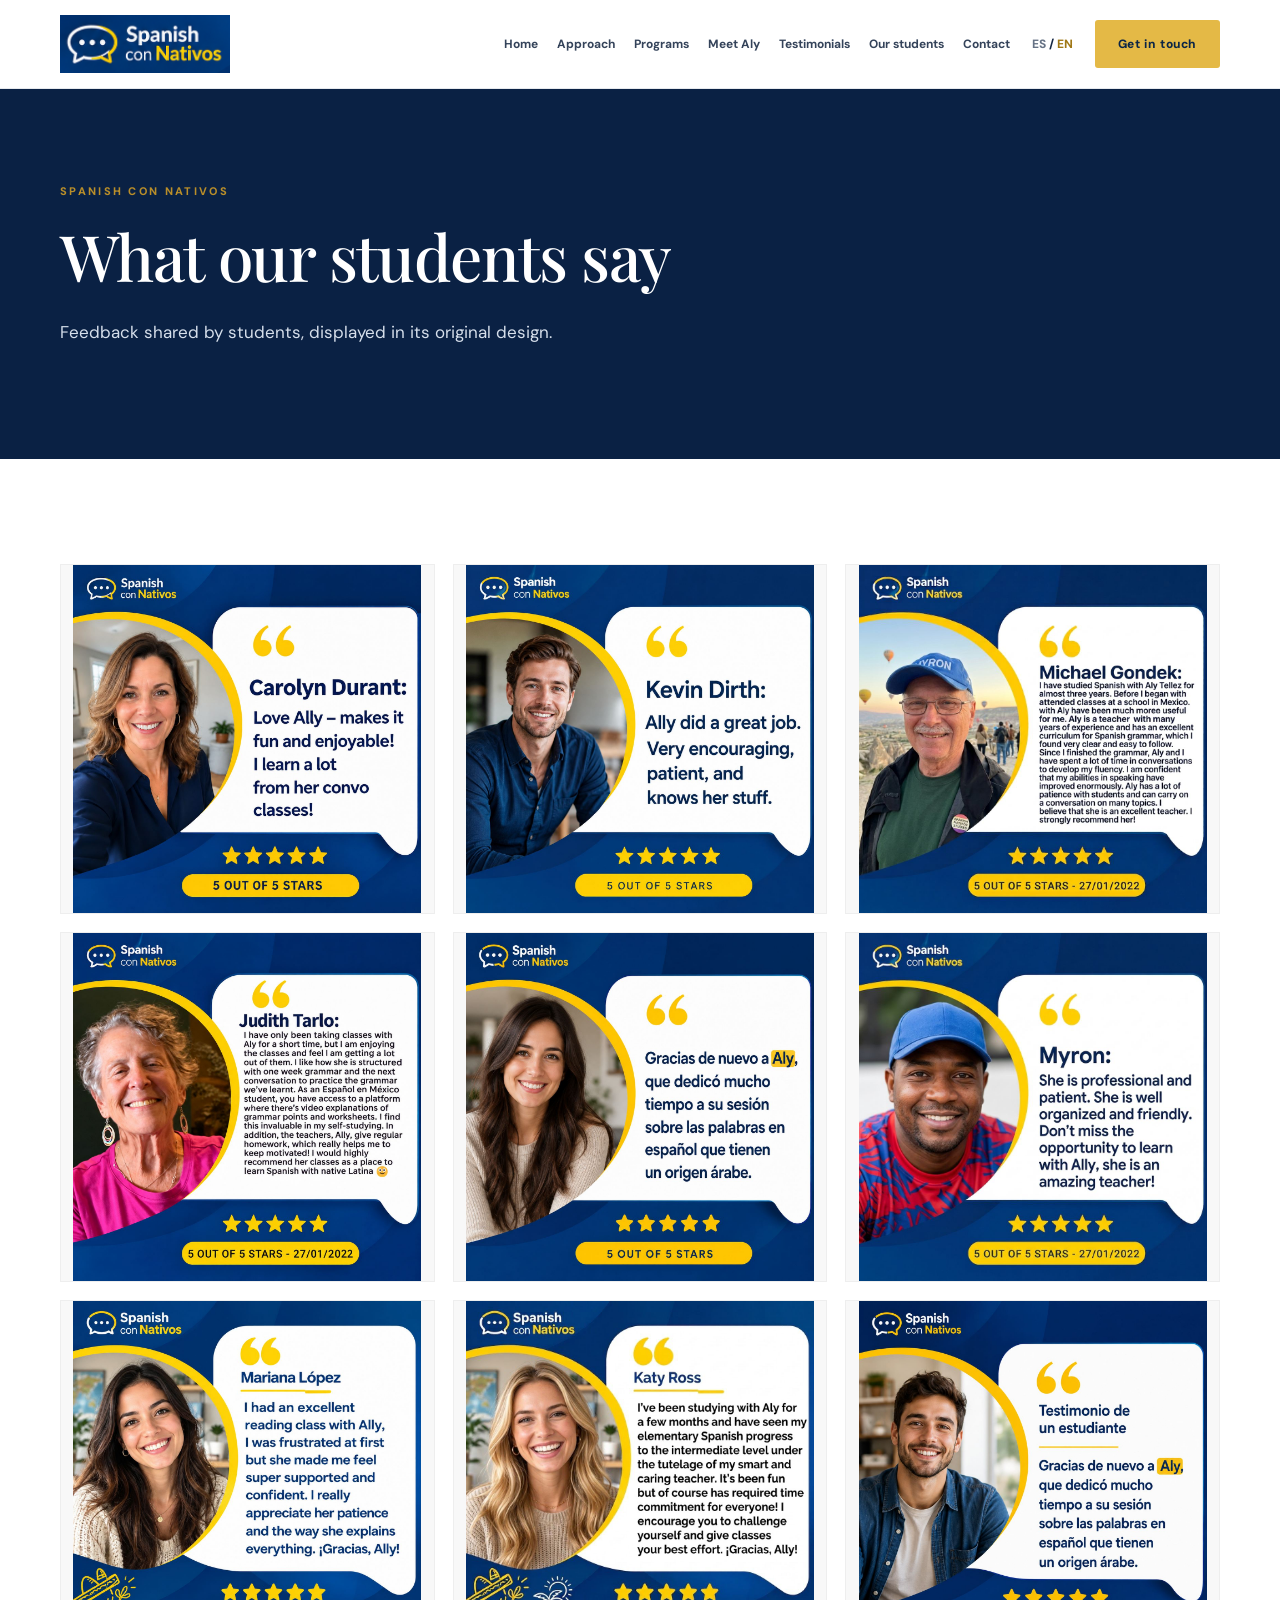
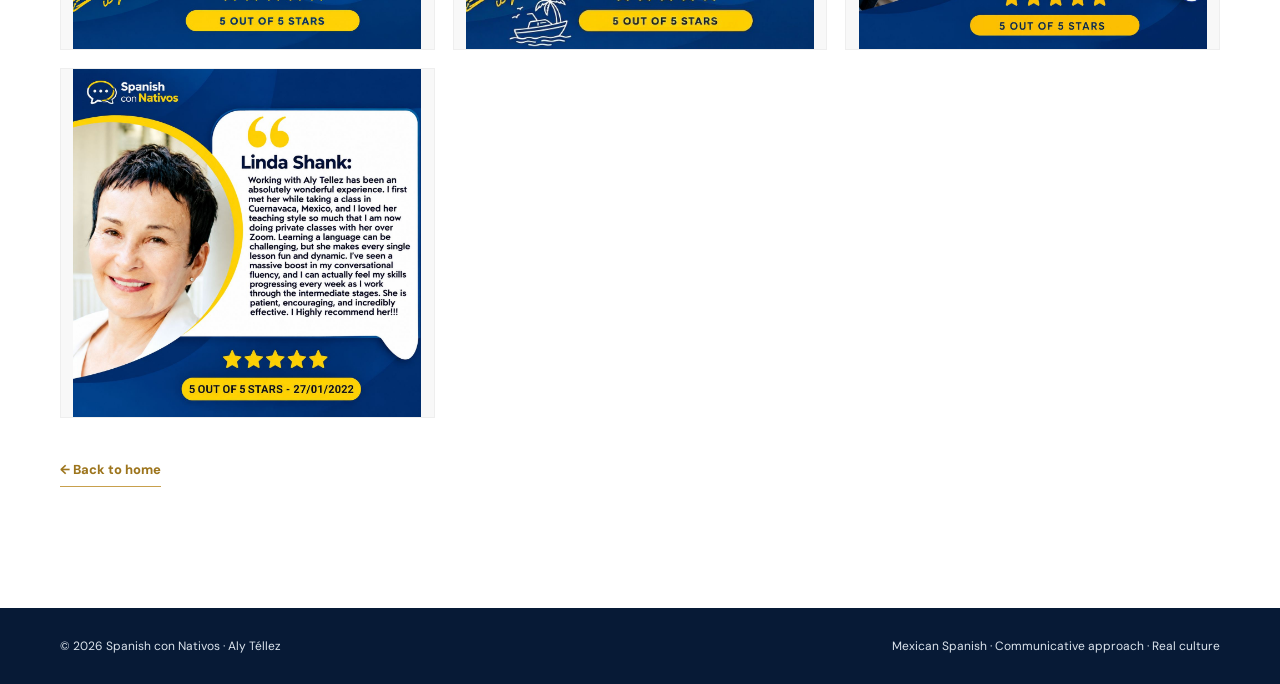
<file: testimonials-en.html>
<!doctype html><html lang="en"><head><meta charset="utf-8"><meta name="viewport" content="width=device-width, initial-scale=1"><meta name="description" content="Spanish con Nativos — personalized Mexican Spanish lessons, communicative teaching and cultural experiences."><title>What our students say | Spanish con Nativos</title><link rel="stylesheet" href="premium.css"></head><body><nav class="site-nav"><div class="wrap nav-content"><a class="logo" href="index-en.html" aria-label="Spanish con Nativos"><img src="assets/logo-spanish-con-nativos.png" alt="Spanish con Nativos"></a><button class="menu-toggle" aria-expanded="false" aria-controls="site-links" onclick="let e=document.getElementById('site-links');let x=e.classList.toggle('open');this.setAttribute('aria-expanded',x)">☰ Menu</button><div class="nav-items" id="site-links"><a href="index-en.html">Home</a><a href="index-en.html#metodo">Approach</a><a href="index-en.html#programas">Programs</a><a href="index-en.html#aly">Meet Aly</a><a href="testimonials-en.html">Testimonials</a><a href="students-en.html">Our students</a><a href="index-en.html#contacto">Contact</a></div><div class="lang"><a href="index.html" >ES</a> / <a href="index-en.html" aria-current="page">EN</a></div><a class="nav-cta" href="https://wa.me/527774502398" target="_blank" rel="noopener">Get in touch</a></div></nav><header class="subhero"><div class="wrap"><div class="eyebrow">SPANISH CON NATIVOS</div><h1>What our students say</h1><p>Feedback shared by students, displayed in its original design.</p></div></header><section class="section"><div class="wrap"><div class="test-grid"><img src="assets/testimonio-01.jpg" alt="Student testimonial 1" loading="lazy"><img src="assets/testimonio-02.jpg" alt="Student testimonial 2" loading="lazy"><img src="assets/testimonio-03.jpg" alt="Student testimonial 3" loading="lazy"><img src="assets/testimonio-04.jpg" alt="Student testimonial 4" loading="lazy"><img src="assets/testimonio-05.jpg" alt="Student testimonial 5" loading="lazy"><img src="assets/testimonio-06.jpg" alt="Student testimonial 6" loading="lazy"><img src="assets/testimonio-07.jpg" alt="Student testimonial 7" loading="lazy"><img src="assets/testimonio-08.jpg" alt="Student testimonial 8" loading="lazy"><img src="assets/testimonio-09.jpg" alt="Student testimonial 9" loading="lazy"><img src="assets/testimonio-10.jpg" alt="Student testimonial 10" loading="lazy"></div><p style="margin-top:40px"><a class="link-arrow" href="index-en.html">← Back to home</a></p></div></section><footer class="footer"><div class="wrap footer-inner"><span>© 2026 Spanish con Nativos · Aly Téllez</span><span>Mexican Spanish · Communicative approach · Real culture</span></div></footer></body></html>
</file>
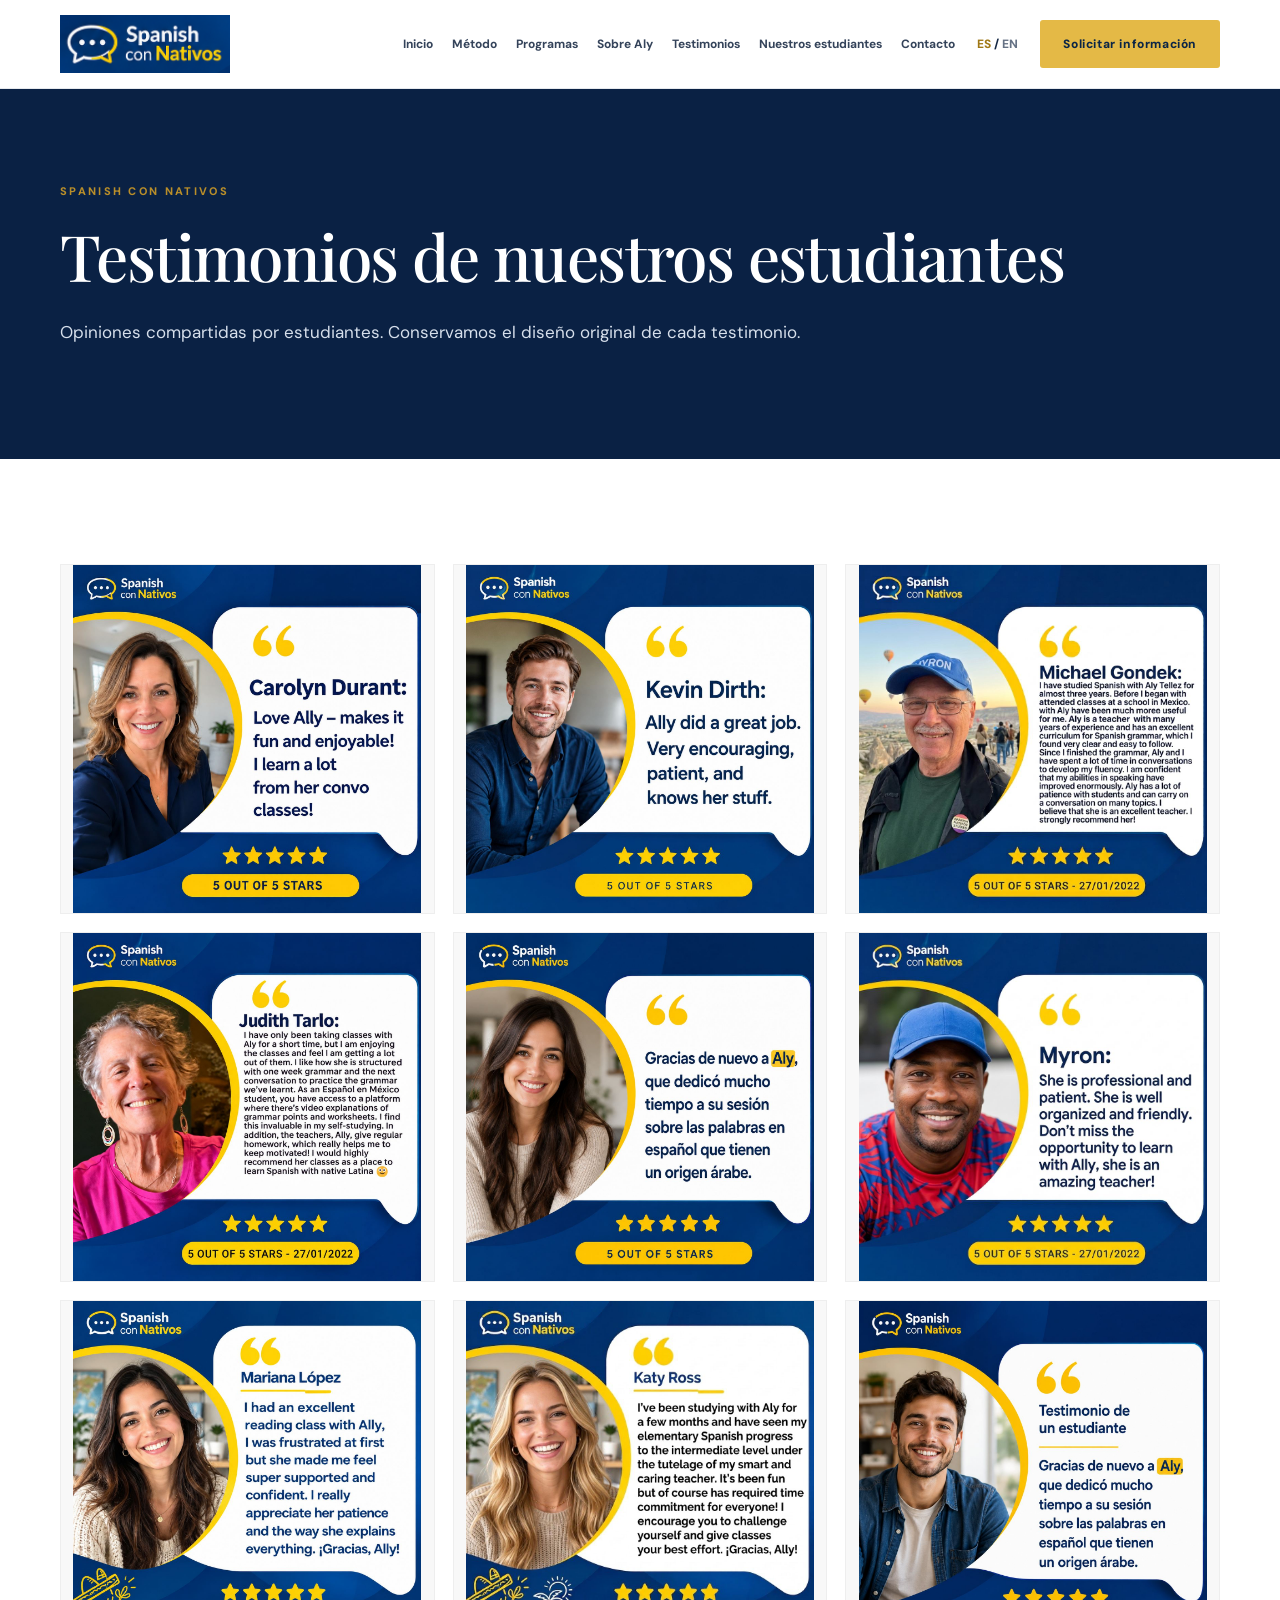
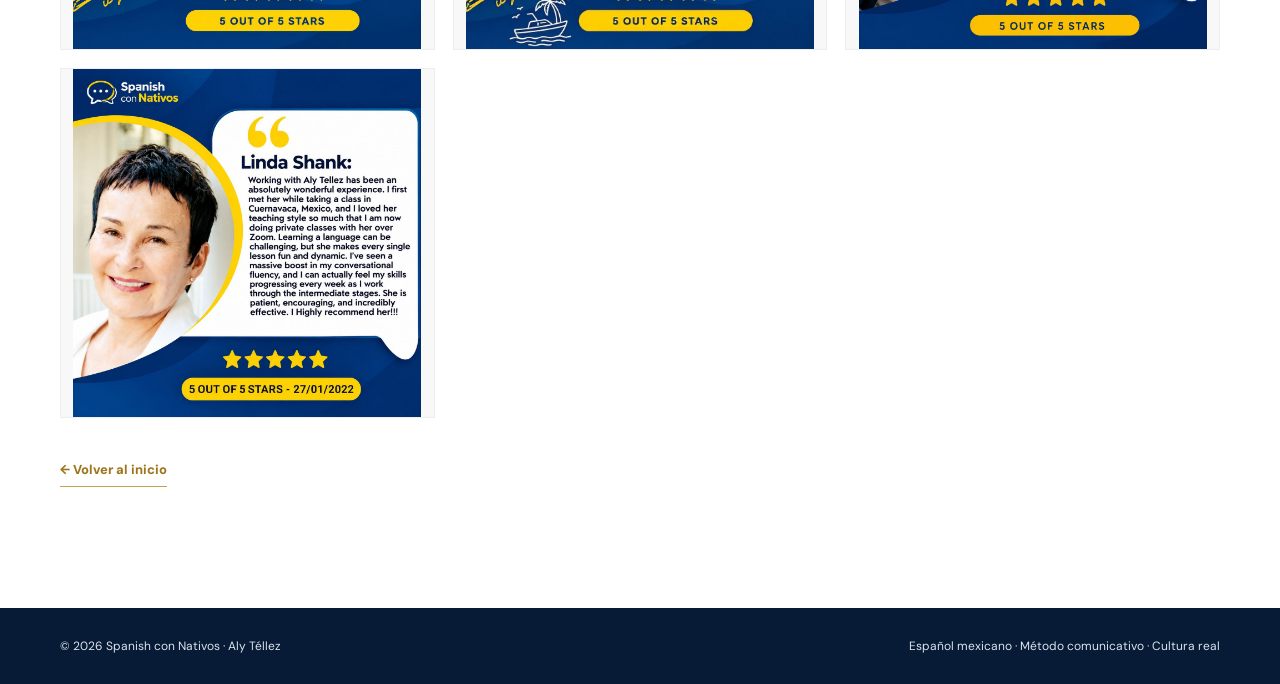
<file: testimonios.html>
<!doctype html><html lang="es"><head><meta charset="utf-8"><meta name="viewport" content="width=device-width, initial-scale=1"><meta name="description" content="Spanish con Nativos — personalized Mexican Spanish lessons, communicative teaching and cultural experiences."><title>Testimonios de nuestros estudiantes | Spanish con Nativos</title><link rel="stylesheet" href="premium.css"></head><body><nav class="site-nav"><div class="wrap nav-content"><a class="logo" href="index.html" aria-label="Spanish con Nativos"><img src="assets/logo-spanish-con-nativos.png" alt="Spanish con Nativos"></a><button class="menu-toggle" aria-expanded="false" aria-controls="site-links" onclick="let e=document.getElementById('site-links');let x=e.classList.toggle('open');this.setAttribute('aria-expanded',x)">☰ Menu</button><div class="nav-items" id="site-links"><a href="index.html">Inicio</a><a href="index.html#metodo">Método</a><a href="index.html#programas">Programas</a><a href="index.html#aly">Sobre Aly</a><a href="testimonios.html">Testimonios</a><a href="estudiantes.html">Nuestros estudiantes</a><a href="index.html#contacto">Contacto</a></div><div class="lang"><a href="index.html" aria-current="page">ES</a> / <a href="index-en.html" >EN</a></div><a class="nav-cta" href="https://wa.me/527774502398" target="_blank" rel="noopener">Solicitar información</a></div></nav><header class="subhero"><div class="wrap"><div class="eyebrow">SPANISH CON NATIVOS</div><h1>Testimonios de nuestros estudiantes</h1><p>Opiniones compartidas por estudiantes. Conservamos el diseño original de cada testimonio.</p></div></header><section class="section"><div class="wrap"><div class="test-grid"><img src="assets/testimonio-01.jpg" alt="Student testimonial 1" loading="lazy"><img src="assets/testimonio-02.jpg" alt="Student testimonial 2" loading="lazy"><img src="assets/testimonio-03.jpg" alt="Student testimonial 3" loading="lazy"><img src="assets/testimonio-04.jpg" alt="Student testimonial 4" loading="lazy"><img src="assets/testimonio-05.jpg" alt="Student testimonial 5" loading="lazy"><img src="assets/testimonio-06.jpg" alt="Student testimonial 6" loading="lazy"><img src="assets/testimonio-07.jpg" alt="Student testimonial 7" loading="lazy"><img src="assets/testimonio-08.jpg" alt="Student testimonial 8" loading="lazy"><img src="assets/testimonio-09.jpg" alt="Student testimonial 9" loading="lazy"><img src="assets/testimonio-10.jpg" alt="Student testimonial 10" loading="lazy"></div><p style="margin-top:40px"><a class="link-arrow" href="index.html">← Volver al inicio</a></p></div></section><footer class="footer"><div class="wrap footer-inner"><span>© 2026 Spanish con Nativos · Aly Téllez</span><span>Español mexicano · Método comunicativo · Cultura real</span></div></footer></body></html>
</file>
<file: premium.css>
@import url('https://fonts.googleapis.com/css2?family=DM+Sans:wght@400;500;600;700&family=Playfair+Display:ital,wght@0,500;0,600;1,500&display=swap');
:root{--navy:#0a2144;--navy2:#143660;--gold:#e4b946;--ink:#142744;--muted:#5b6b7d;--cream:#f8f6f1;--line:#e6e9ed}*{box-sizing:border-box}html{scroll-behavior:smooth}body{margin:0;color:var(--ink);font-family:'DM Sans',Arial,sans-serif;background:white}a{text-decoration:none;color:inherit}img{max-width:100%;display:block}.wrap{width:min(1160px,calc(100% - 44px));margin:auto}.site-nav{position:sticky;top:0;z-index:40;background:rgba(255,255,255,.97);border-bottom:1px solid var(--line);backdrop-filter:blur(15px)}.nav-content{display:flex;align-items:center;gap:22px;min-height:88px}.logo img{width:170px;height:70px;object-fit:contain}.nav-items{display:flex;align-items:center;gap:19px;margin-left:auto}.nav-items a{font-size:12px;font-weight:700;color:#34435a;white-space:nowrap}.nav-items a:hover,.nav-items a:focus{color:#b58b26}.lang{font-size:12px;font-weight:800;white-space:nowrap}.lang a{opacity:.65}.lang a[aria-current]{color:#a07816;opacity:1}.nav-cta,.button{display:inline-flex;align-items:center;justify-content:center;background:var(--gold);color:#0b2546;font-size:12px;font-weight:800;letter-spacing:.05em;padding:16px 23px;border-radius:3px;transition:transform .2s,background .2s}.nav-cta:hover,.button:hover{background:#f0c95f;transform:translateY(-2px)}.nav-cta{white-space:nowrap}.menu-toggle{display:none}.hero{background:var(--navy);color:#fff;overflow:hidden}.hero-grid{display:grid;grid-template-columns:1.04fr .96fr;min-height:650px}.hero-content{padding:105px 60px 85px 0;align-self:center}.eyebrow{font-size:11px;font-weight:800;letter-spacing:.21em;text-transform:uppercase;color:#b98e2a}.hero .eyebrow{color:#eac76b}h1,h2,h3,p{margin-top:0}h1,h2,.display{font-family:'Playfair Display',Georgia,serif;font-weight:500;letter-spacing:-.025em}h1{font-size:clamp(47px,5.4vw,78px);line-height:1.12;margin:22px 0 25px}h1 em,h2 em{font-weight:500;color:var(--gold)}.hero p{font-size:17px;line-height:1.85;color:#d6dfeb;max-width:540px}.hero-actions{display:flex;gap:14px;flex-wrap:wrap;margin-top:32px}.button-outline{border:1px solid #91a2bb;color:white;background:transparent}.button-outline:hover{background:#fff;color:var(--navy)}.hero-image{position:relative;min-height:500px}.hero-image img{width:100%;height:100%;object-fit:cover;object-position:center}.hero-image:after{content:'';position:absolute;inset:0;background:linear-gradient(90deg,rgba(10,33,68,.20),transparent 45%)}.proof{background:#f5f3ed;border-bottom:1px solid #e8e5dc}.proof-grid{display:grid;grid-template-columns:repeat(3,1fr);gap:20px;padding:26px 0}.proof-grid div{text-align:center;font-size:13px;font-weight:700;color:var(--navy);border-right:1px solid #d9d5ca}.proof-grid div:last-child{border:0}.section{padding:105px 0}.section.cream{background:var(--cream)}.center{text-align:center}.section h2{font-size:clamp(36px,4vw,55px);line-height:1.2;margin:17px 0 22px}.section h2 em{color:#ba8c27}.section-lead{font-size:17px;line-height:1.9;color:var(--muted);max-width:760px}.center .section-lead{margin:0 auto}.features{display:grid;grid-template-columns:repeat(3,1fr);gap:24px;margin-top:46px}.feature{padding:32px 28px;border:1px solid var(--line);background:#fff}.feature-num{font-size:12px;font-weight:800;color:#b58a26}.feature h3{font-family:'Playfair Display',Georgia,serif;font-size:24px;font-weight:500;margin:21px 0 13px}.feature p,.level p{color:var(--muted);line-height:1.75;font-size:14px}.levels{display:grid;grid-template-columns:repeat(3,1fr);gap:20px;margin:42px 0 34px}.level{padding:33px;background:white;border-top:3px solid var(--gold);box-shadow:0 8px 35px rgba(16,42,74,.05)}.level strong{font-family:'Playfair Display',Georgia,serif;font-size:32px;color:var(--navy)}.level h3{font-size:15px;margin:18px 0 10px}.teacher{display:grid;grid-template-columns:.85fr 1.15fr;gap:85px;align-items:center}.teacher img{height:490px;width:100%;object-fit:cover;border-radius:2px}.teacher .section-lead{font-size:16px}.link-arrow{display:inline-flex;gap:10px;align-items:center;color:#9d751d;font-weight:800;font-size:13px;border-bottom:1px solid #c8a04d;padding-bottom:8px}.showcase{display:grid;grid-template-columns:1fr 1fr;align-items:center;gap:60px}.showcase img{height:365px;width:100%;object-fit:cover}.test-preview{display:grid;grid-template-columns:repeat(3,1fr);gap:18px;margin:35px 0}.test-preview img{width:100%;height:270px;object-fit:contain;background:#f5f5f5;border:1px solid #eee}.mini{font-size:13px;color:var(--muted);line-height:1.6}.cta-section{background:var(--navy);color:white;padding:95px 0;text-align:center}.cta-section h2{font-size:clamp(36px,4vw,54px);margin:16px auto;max-width:760px}.cta-section p{max-width:610px;margin:0 auto 28px;color:#d2dce9;line-height:1.8}.footer{background:#071a36;color:#dce4ed;padding:30px 0}.footer-inner{display:flex;justify-content:space-between;gap:15px;font-size:12px}.subhero{background:var(--navy);color:#fff;padding:95px 0}.subhero h1{font-size:clamp(40px,5vw,66px)}.subhero p{color:#d6dfeb;font-size:17px;max-width:750px;line-height:1.8}.test-grid{display:grid;grid-template-columns:repeat(3,1fr);gap:18px}.test-grid img{width:100%;height:350px;object-fit:contain;background:#f8f8f8;border:1px solid #eee}.immers-list{display:grid;grid-template-columns:repeat(2,1fr);gap:16px;margin:32px 0}.immers-list div{padding:22px;background:#f8f6f1;border-left:3px solid var(--gold)}@media(max-width:1100px){.nav-items{gap:11px}.nav-items a{font-size:11px}.nav-cta{padding:13px}.logo img{width:130px}}@media(max-width:860px){.nav-content{min-height:72px;flex-wrap:wrap}.logo img{width:130px;height:60px}.menu-toggle{display:block;margin-left:auto;background:transparent;border:1px solid #d7dce2;padding:9px 13px;font-size:13px;font-weight:700;color:var(--navy);cursor:pointer}.nav-items{display:none;order:5;width:100%;margin:0;padding:10px 0 20px;flex-direction:column;align-items:flex-start;gap:16px}.nav-items.open{display:flex}.nav-cta{display:none}.hero-grid,.teacher,.showcase{grid-template-columns:1fr}.hero-content{padding:75px 0}.hero-image{min-height:360px;max-height:450px}.hero-image img{height:420px}.section{padding:72px 0}.features,.levels,.test-preview,.test-grid{grid-template-columns:1fr 1fr}.teacher{gap:35px}.teacher img{height:400px}.showcase{gap:25px}}@media(max-width:560px){.wrap{width:min(100% - 32px,1160px)}.hero-content{padding:58px 0}.hero-image{min-height:290px}.hero-image img{height:320px}.proof-grid{grid-template-columns:1fr;gap:0;padding:12px 0}.proof-grid div{border:0;border-bottom:1px solid #dedad0;padding:11px}.proof-grid div:last-child{border:0}.features,.levels,.test-preview,.test-grid,.immers-list{grid-template-columns:1fr}.test-preview img{height:300px}.section h2{font-size:36px}.footer-inner{flex-direction:column}.teacher img{height:320px}}

/* Show the complete immersion photograph without cropping */
.immersion-photo img { object-fit: contain; background: #f8f6f1; }
</file>
<file: styles.css>
:root{
  --navy:#071B49;
  --blue:#0B5FFF;
  --sky:#22B8F0;
  --gold:#FFC62E;
  --coral:#FF5B6E;
  --cream:#FFF9EC;
  --ink:#10213F;
  --muted:#60708D;
  --white:#FFFFFF;
  --shadow:0 20px 55px rgba(7,27,73,.14);
}
*{box-sizing:border-box}
html{scroll-behavior:smooth}
body{margin:0;font-family:Inter,ui-sans-serif,system-ui,-apple-system,BlinkMacSystemFont,"Segoe UI",sans-serif;color:var(--ink);background:#fff;line-height:1.55}
a{text-decoration:none;color:inherit}
.container{width:min(1160px,92%);margin:auto}
.nav{position:sticky;top:0;z-index:20;background:rgba(255,255,255,.94);backdrop-filter:blur(14px);border-bottom:1px solid #e9eef8}
.nav-inner{height:78px;display:flex;align-items:center;justify-content:space-between;gap:25px}
.brand{font-weight:900;letter-spacing:.04em;color:var(--navy);font-size:18px}
.brand span{display:block;color:var(--blue);font-size:11px;letter-spacing:.18em;margin-top:1px}
.navlinks{display:flex;gap:22px;font-weight:700;font-size:14px}
.navlinks a:hover{color:var(--blue)}
.cta{display:inline-flex;align-items:center;justify-content:center;gap:8px;padding:13px 20px;border-radius:999px;font-weight:900;background:var(--gold);color:var(--navy);box-shadow:0 9px 24px rgba(255,198,46,.28);transition:.2s}
.cta:hover{transform:translateY(-2px)}
.hero{background:linear-gradient(135deg,var(--navy) 0%,#0A2E72 48%,#0B5FFF 100%);color:#fff;overflow:hidden}
.hero-grid{min-height:700px;display:grid;grid-template-columns:1.05fr .95fr;align-items:center;gap:55px}
.kicker{display:inline-flex;align-items:center;gap:8px;background:rgba(255,198,46,.14);border:1px solid rgba(255,198,46,.38);color:#FFD967;padding:8px 13px;border-radius:999px;font-size:12px;font-weight:900;letter-spacing:.12em;text-transform:uppercase}
h1{font-size:clamp(44px,6vw,78px);line-height:.98;letter-spacing:-.045em;margin:20px 0}
h1 em{font-style:normal;color:var(--gold)}
.hero p{font-size:19px;color:#DDE8FF;max-width:650px}
.hero-actions{display:flex;gap:12px;flex-wrap:wrap;margin:28px 0}
.secondary{border:1px solid rgba(255,255,255,.32);color:#fff;padding:12px 19px;border-radius:999px;font-weight:800}
.trust{display:flex;gap:25px;flex-wrap:wrap;margin-top:30px;color:#DDE8FF;font-size:13px}
.trust b{color:#fff;font-size:17px;display:block}
.hero-photo{position:relative}
.hero-photo img{width:100%;height:610px;object-fit:cover;object-position:center top;border-radius:28px;box-shadow:0 28px 80px rgba(0,0,0,.32);border:7px solid rgba(255,255,255,.12)}
.badge{position:absolute;left:-25px;bottom:35px;background:#fff;color:var(--navy);padding:17px 19px;border-radius:18px;box-shadow:var(--shadow);font-weight:900}
.badge small{display:block;color:var(--blue);font-weight:700;margin-top:3px}
.section{padding:95px 0}
.section.alt{background:var(--cream)}
.eyebrow{color:var(--blue);font-weight:900;letter-spacing:.13em;text-transform:uppercase;font-size:12px}
h2{font-size:clamp(34px,4vw,54px);line-height:1.05;letter-spacing:-.035em;margin:9px 0 18px;color:var(--navy)}
.lead{font-size:18px;color:var(--muted);max-width:760px}
.cards{display:grid;grid-template-columns:repeat(4,1fr);gap:16px;margin-top:38px}
.card{padding:25px;background:#fff;border:1px solid #e8edf6;border-radius:22px;box-shadow:0 12px 30px rgba(7,27,73,.06)}
.icon{font-size:25px}
.card h3{margin:12px 0 7px}
.card p{margin:0;color:var(--muted);font-size:14px}
.about-grid{display:grid;grid-template-columns:.8fr 1.2fr;gap:55px;align-items:center}
.photo-stack{display:grid;grid-template-columns:1fr 1fr;gap:14px}
.photo-stack img{width:100%;height:330px;object-fit:cover;border-radius:22px;box-shadow:var(--shadow)}
.photo-stack img:first-child{margin-top:45px}
.checks{display:grid;gap:12px;margin:25px 0}
.check{display:flex;gap:10px;align-items:flex-start;font-weight:700}
.check span{color:var(--blue);font-weight:1000}
.stats{display:grid;grid-template-columns:repeat(3,1fr);gap:12px;margin-top:28px}
.stat{background:#F4F7FC;border-radius:18px;padding:18px}
.stat strong{display:block;font-size:28px;color:var(--navy)}
.testimonials{display:grid;grid-template-columns:repeat(2,1fr);gap:20px;margin-top:40px}
.testimonial{background:#fff;border:1px solid #e6ebf4;border-radius:24px;padding:26px;box-shadow:0 14px 35px rgba(7,27,73,.07);position:relative}
.stars{color:#FFB400;letter-spacing:2px;font-size:18px}
.quote{font-size:18px;font-weight:650;color:var(--ink);margin:14px 0 20px}
.person{display:flex;justify-content:space-between;gap:12px;align-items:end}
.person strong{display:block}
.person small{color:var(--muted)}
.placeholder{font-size:10px!important;color:#9AA6BB!important;text-transform:uppercase;letter-spacing:.05em}
.levels{display:grid;grid-template-columns:repeat(3,1fr);gap:16px;margin-top:35px}
.level{border-radius:24px;padding:27px;background:var(--navy);color:#fff}
.level:nth-child(2){background:var(--blue)}
.level:nth-child(3){background:#0A8AA8}
.level b{font-size:12px;letter-spacing:.14em}
.level h3{font-size:25px;margin:8px 0}
.level p{color:#DCE8FF;margin:0}

.immersion{background:linear-gradient(135deg,#fff 0%,#F4F8FF 55%,#FFF9E8 100%)}
.immersion-grid{display:grid;grid-template-columns:1.2fr .8fr;gap:55px;align-items:center}
.immersion h2 em{font-style:normal;color:var(--blue)}
.immersion-benefits{display:grid;grid-template-columns:repeat(2,1fr);gap:14px;margin:30px 0}
.immersion-benefits article{display:flex;gap:13px;padding:18px;background:#fff;border:1px solid #E3EAF5;border-radius:20px;box-shadow:0 10px 25px rgba(7,27,73,.05)}
.immersion-benefits article>span{font-size:25px;line-height:1}
.immersion-benefits strong{color:var(--navy);display:block;margin-bottom:5px}
.immersion-benefits p{font-size:13px;color:var(--muted);margin:0;line-height:1.55}
.immersion-card{background:linear-gradient(150deg,#061638,#0B5FFF);color:#fff;border-radius:30px;padding:38px;box-shadow:0 25px 60px rgba(7,27,73,.2);position:relative;overflow:hidden}
.immersion-card:after{content:'✦';position:absolute;right:-10px;top:-28px;font-size:170px;color:rgba(255,217,103,.12)}
.immersion-top{color:#FFD967;font-size:12px;font-weight:900;letter-spacing:.14em}
.immersion-card h3{font-size:32px;line-height:1.08;margin:14px 0}
.immersion-card p{color:#DCE8FF}
.immersion-route{display:flex;align-items:center;gap:10px;flex-wrap:wrap;margin:25px 0;padding:15px;border:1px solid rgba(255,255,255,.2);border-radius:16px;color:#FFD967;font-size:11px;font-weight:900;letter-spacing:.08em}
.immersion-route b{color:#fff}
.immersion-card small{color:#BFD0EE}
@media(max-width:900px){.immersion-grid{grid-template-columns:1fr}.immersion-benefits{grid-template-columns:1fr}}

.contact{background:linear-gradient(135deg,#061638,#0B5FFF);color:#fff;border-radius:32px;padding:60px;display:flex;justify-content:space-between;gap:35px;align-items:center}
.contact h2{color:#fff;margin-top:7px}
.contact p{color:#DCE8FF}
.contact-actions{display:flex;gap:10px;flex-wrap:wrap}
footer{background:#061638;color:#BFD0EE;padding:32px 0;font-size:13px}
.footer-inner{display:flex;justify-content:space-between;gap:20px;flex-wrap:wrap}
.note{font-size:11px;color:#8B98AE;margin-top:24px}
@media(max-width:900px){
 .hero-grid,.about-grid{grid-template-columns:1fr}
 .hero-grid{padding:70px 0}
 .hero-photo img{height:520px}
 .cards{grid-template-columns:repeat(2,1fr)}
 .navlinks{display:none}
 .testimonials{grid-template-columns:1fr}
}
@media(max-width:560px){
 h1{font-size:45px}
 .section{padding:65px 0}
 .cards,.levels,.stats{grid-template-columns:1fr}
 .photo-stack{grid-template-columns:1fr}
 .photo-stack img:first-child{margin-top:0}
 .contact{padding:35px 25px;display:block}
 .hero-photo img{height:450px}
 .badge{left:12px}
}

/* Bilingual navigation and original testimonial artwork */
.language-switch{display:flex;align-items:center;gap:8px;font-weight:800;white-space:nowrap}.language-switch a{color:inherit;text-decoration:none;padding:5px 8px;border-radius:8px}.language-switch a[aria-current="page"]{background:#ffd34d;color:#07285b}.testimonials-gallery{display:grid;grid-template-columns:repeat(3,minmax(0,1fr));gap:20px;margin-top:28px}.testimonial-image{margin:0;overflow:hidden;border-radius:14px;box-shadow:0 8px 25px rgba(0,0,0,.12);background:#092b65}.testimonial-image img{display:block;width:100%;height:auto;object-fit:contain}@media(max-width:850px){.testimonials-gallery{grid-template-columns:repeat(2,minmax(0,1fr))}.language-switch{justify-content:center}}@media(max-width:520px){.testimonials-gallery{grid-template-columns:1fr}}

/* Official brand artwork in bilingual header */
.nav-inner{gap:18px}
.brand-logo{display:flex;align-items:center;flex-shrink:0;width:225px;max-width:28vw;overflow:hidden;border-radius:12px;background:#06346f}
.brand-logo img{display:block;width:100%;height:auto}
@media(max-width:1050px){.brand-logo{width:175px}.nav-inner{gap:12px}}
@media(max-width:600px){.brand-logo{width:155px;max-width:48vw}.nav-inner{height:auto;min-height:78px;flex-wrap:wrap;padding-top:8px;padding-bottom:8px}}

.student-teaser{background:#f2f6ff;padding:65px 0}.student-teaser>.container{display:grid;grid-template-columns:1fr 1fr;align-items:center;gap:40px}.student-teaser h2{font-size:clamp(28px,3vw,42px);color:#08285c;margin:12px 0}.student-teaser p{color:#344767;line-height:1.7}.student-teaser img{width:100%;max-height:300px;object-fit:cover;border-radius:20px}.student-eyebrow{color:#1759b2;font-size:12px;font-weight:800;letter-spacing:2px}.student-button{display:inline-block;background:#ffca28;padding:14px 23px;border-radius:30px;color:#071d49;text-decoration:none;font-weight:800;margin-top:10px}@media(max-width:720px){.student-teaser>.container{grid-template-columns:1fr}}
</file>
<file: gallery.css>
*{box-sizing:border-box}body{margin:0;font-family:Arial,Helvetica,sans-serif;color:#071d49;background:#f7f9fe}.gallery-header{background:linear-gradient(125deg,#061a46,#0b4292);color:white}.gallery-nav{max-width:1180px;margin:auto;padding:15px 22px;display:flex;align-items:center;justify-content:space-between;gap:20px}.gallery-nav img{width:195px;max-width:45vw;display:block}.gallery-nav>div{display:flex;align-items:center;gap:12px;flex-wrap:wrap}.gallery-nav a{color:white;text-decoration:none;font-weight:700}.gallery-nav a[aria-current]{color:#ffca28}.gallery-nav .back{margin-right:16px}.gallery-hero{text-align:center;padding:70px 20px 76px}.gallery-hero span{color:#ffca28;letter-spacing:3px;font-weight:800;font-size:13px}.gallery-hero h1{font-size:clamp(38px,6vw,68px);margin:18px 0}.gallery-hero p{font-size:clamp(16px,2vw,21px);margin:0 auto;max-width:650px;line-height:1.5}main{max-width:1180px;padding:45px 20px 70px;margin:auto}.gallery-intro{text-align:center}.gallery-intro h2{font-size:clamp(25px,3.5vw,38px);margin:0 0 10px}.gallery-intro p{color:#4e5d79;line-height:1.6}.filters{display:flex;justify-content:center;flex-wrap:wrap;gap:10px;margin:30px 0}.filter{cursor:pointer;border:1px solid #c8d2e6;background:white;border-radius:100px;color:#08265d;padding:12px 21px;font-size:15px;font-weight:700}.filter.active,.filter:hover{background:#ffca28;border-color:#ffca28}.photo-grid{display:grid;grid-template-columns:repeat(3,minmax(0,1fr));gap:17px}.photo{position:relative;aspect-ratio:4/3;overflow:hidden;border:0;border-radius:15px;background:#dce4f3;cursor:pointer;padding:0;box-shadow:0 6px 20px #08265d16}.photo img{width:100%;height:100%;object-fit:cover;display:block;transition:transform .25s}.photo:hover img,.photo:focus-visible img{transform:scale(1.045)}.photo span{position:absolute;bottom:12px;left:12px;background:#071d49e8;color:white;padding:7px 12px;border-radius:30px;font-size:12px;font-weight:700}.photo[hidden]{display:none}.gallery-footer{text-align:center;margin-top:42px}.gallery-footer a{display:inline-block;background:#ffca28;border-radius:30px;padding:14px 25px;color:#071d49;font-weight:800;text-decoration:none}.lightbox:not([hidden]){position:fixed;inset:0;z-index:9999;background:#06112bee;display:flex;align-items:center;justify-content:center;padding:60px 65px}.lightbox img{max-width:100%;max-height:85vh;object-fit:contain;border-radius:8px}.lightbox button{position:absolute;border:0;background:#ffffffed;color:#071d49;border-radius:50%;width:45px;height:45px;cursor:pointer;font-size:32px;line-height:1}.lightbox .close{top:14px;right:18px}.lightbox .previous{left:12px}.lightbox .next{right:12px}.lightbox .counter{position:absolute;bottom:15px;color:white;font-weight:700}@media(max-width:720px){.gallery-nav{align-items:flex-start}.gallery-nav .back{display:block;width:100%;margin:0}.gallery-nav>div{justify-content:flex-end}.gallery-hero{padding:45px 20px}.photo-grid{grid-template-columns:repeat(2,minmax(0,1fr));gap:10px}.photo{aspect-ratio:3/4}.photo span{font-size:10px;bottom:7px;left:7px;padding:6px}.lightbox:not([hidden]){padding:70px 48px}}@media(max-width:420px){.photo-grid{grid-template-columns:1fr}.photo{aspect-ratio:4/3}}
</file>
